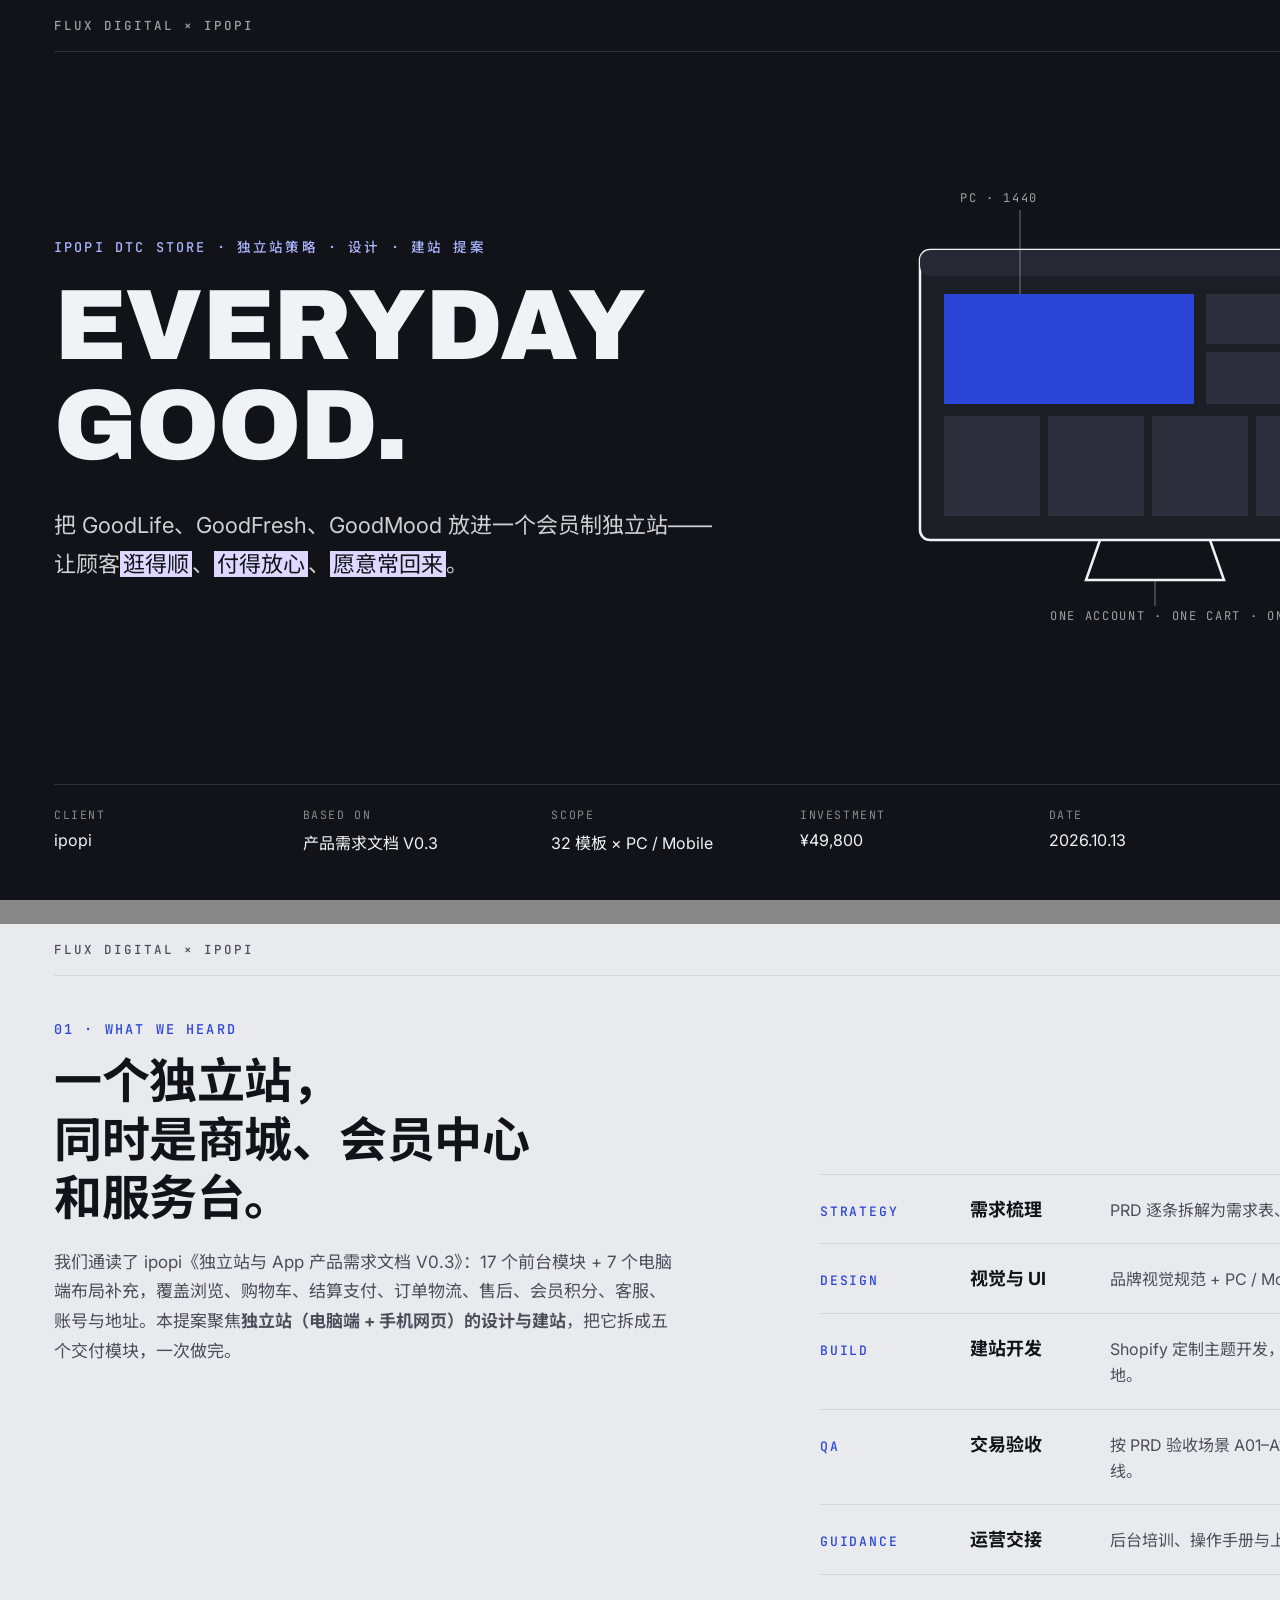
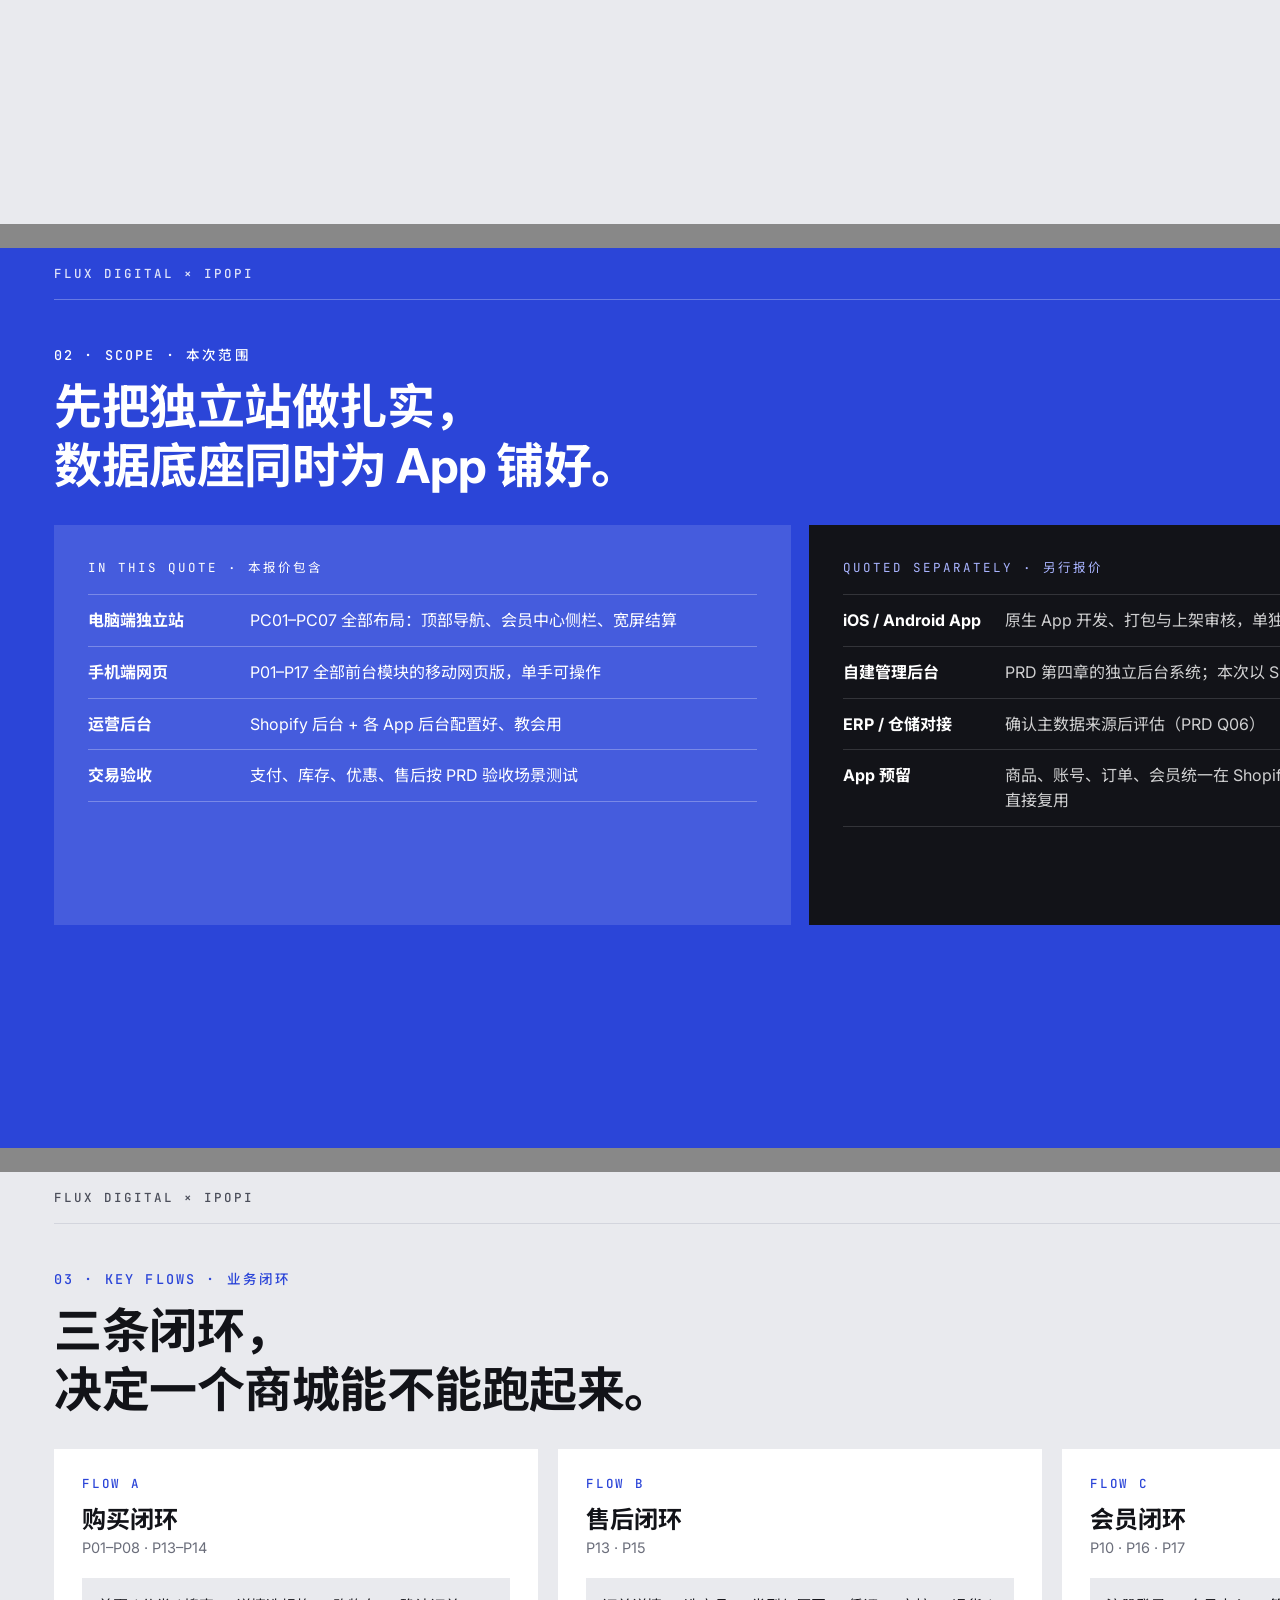
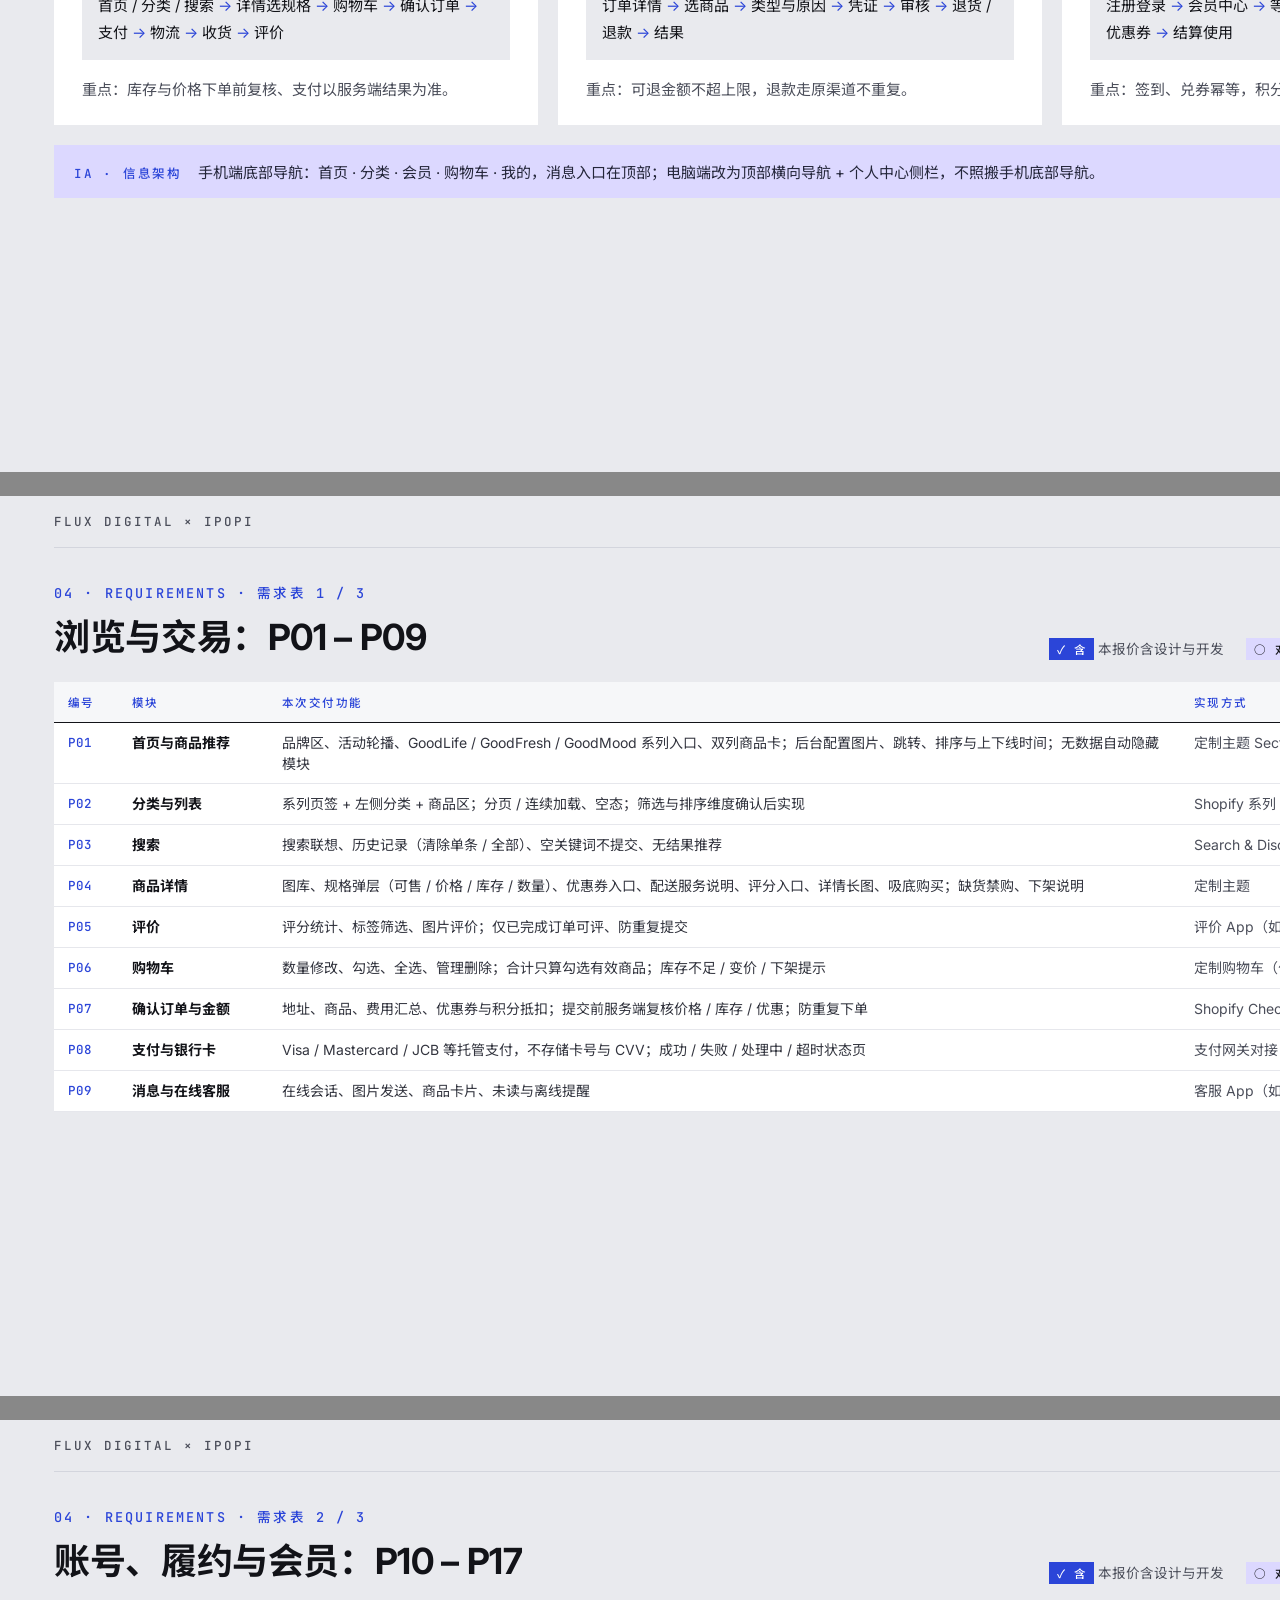
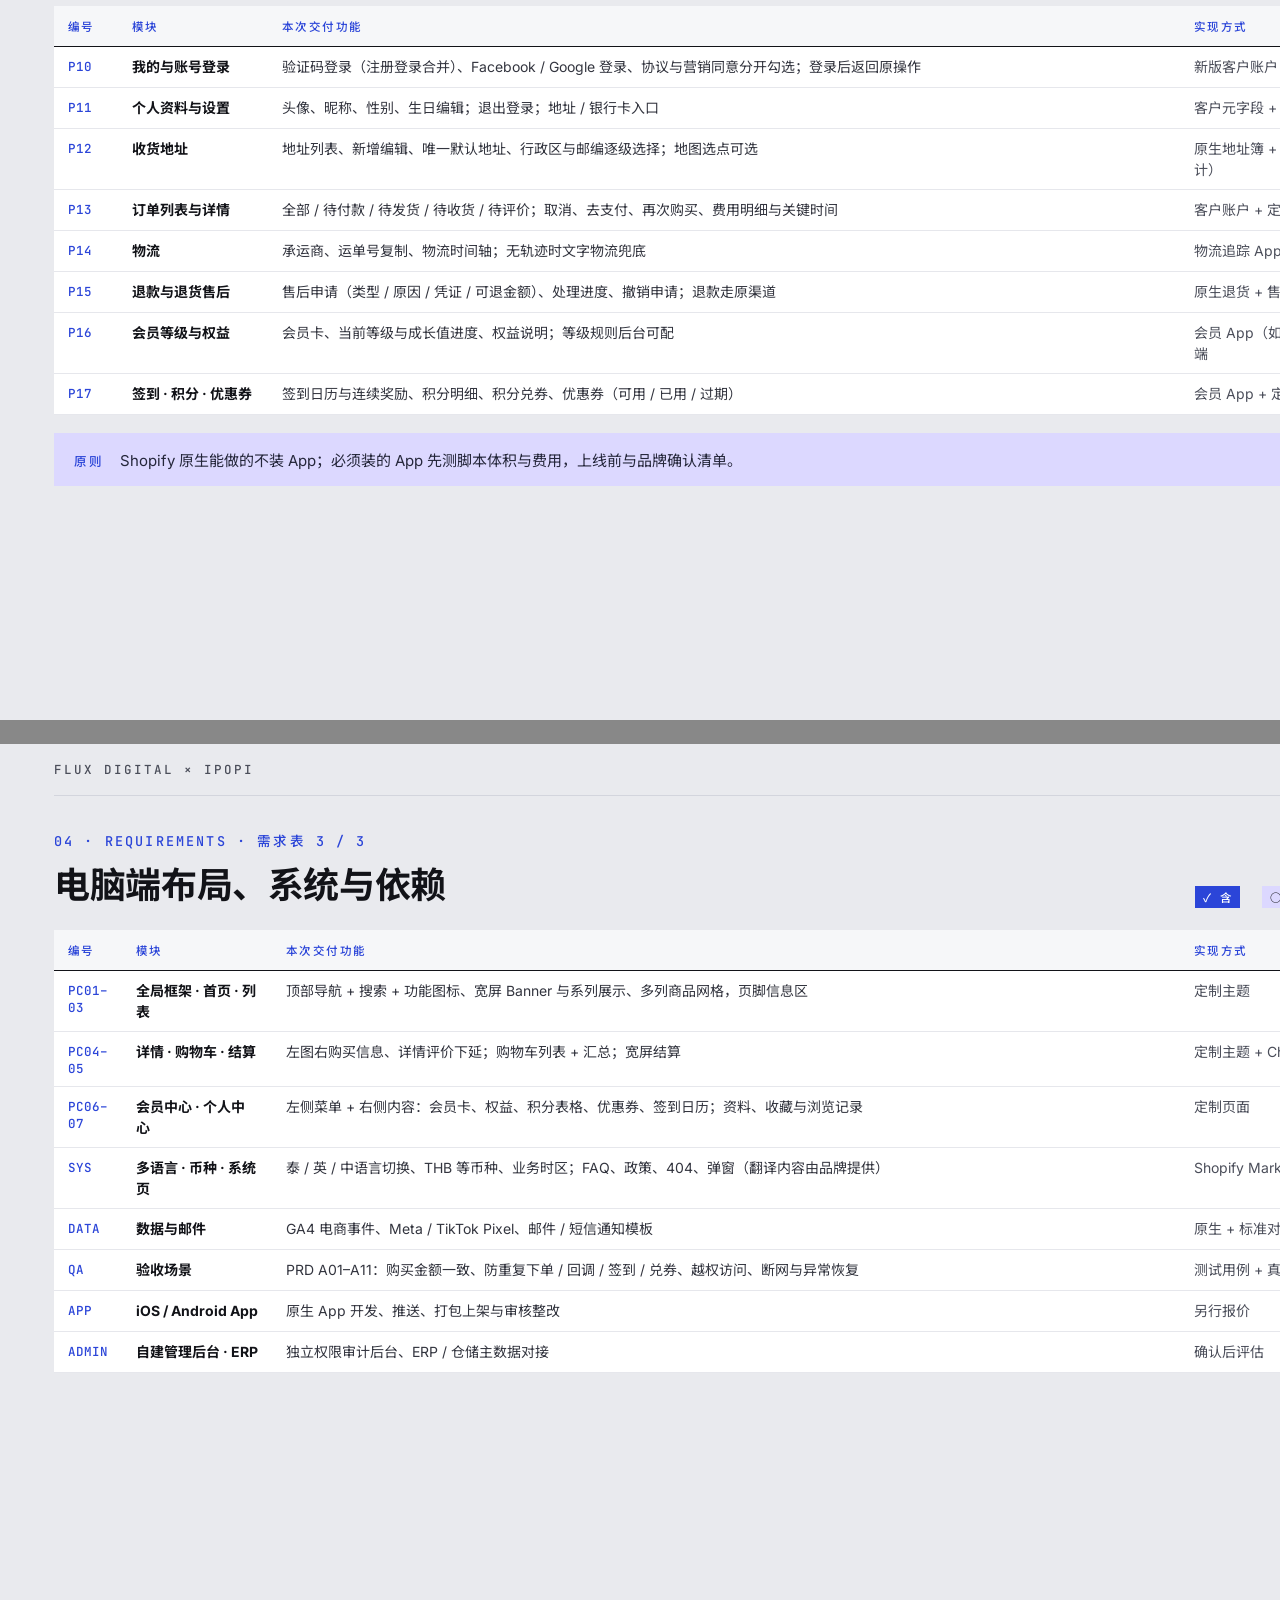
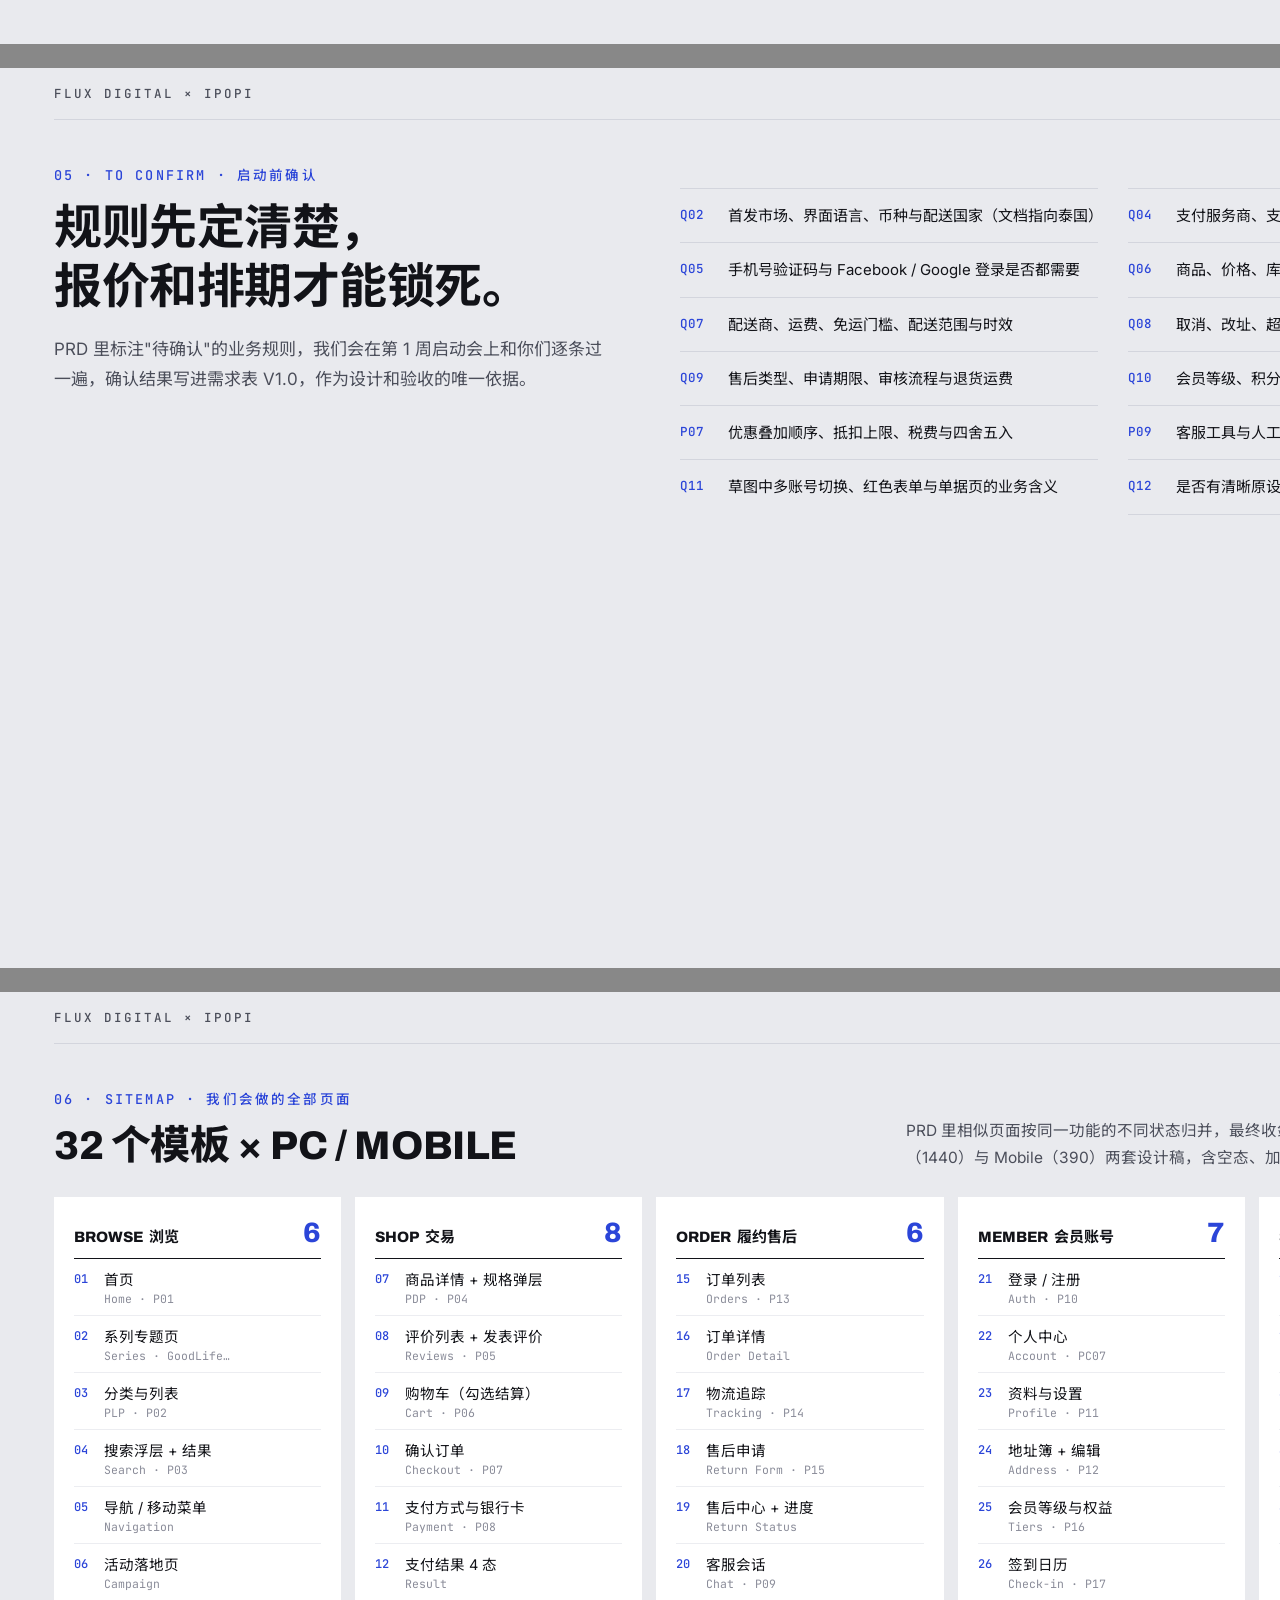
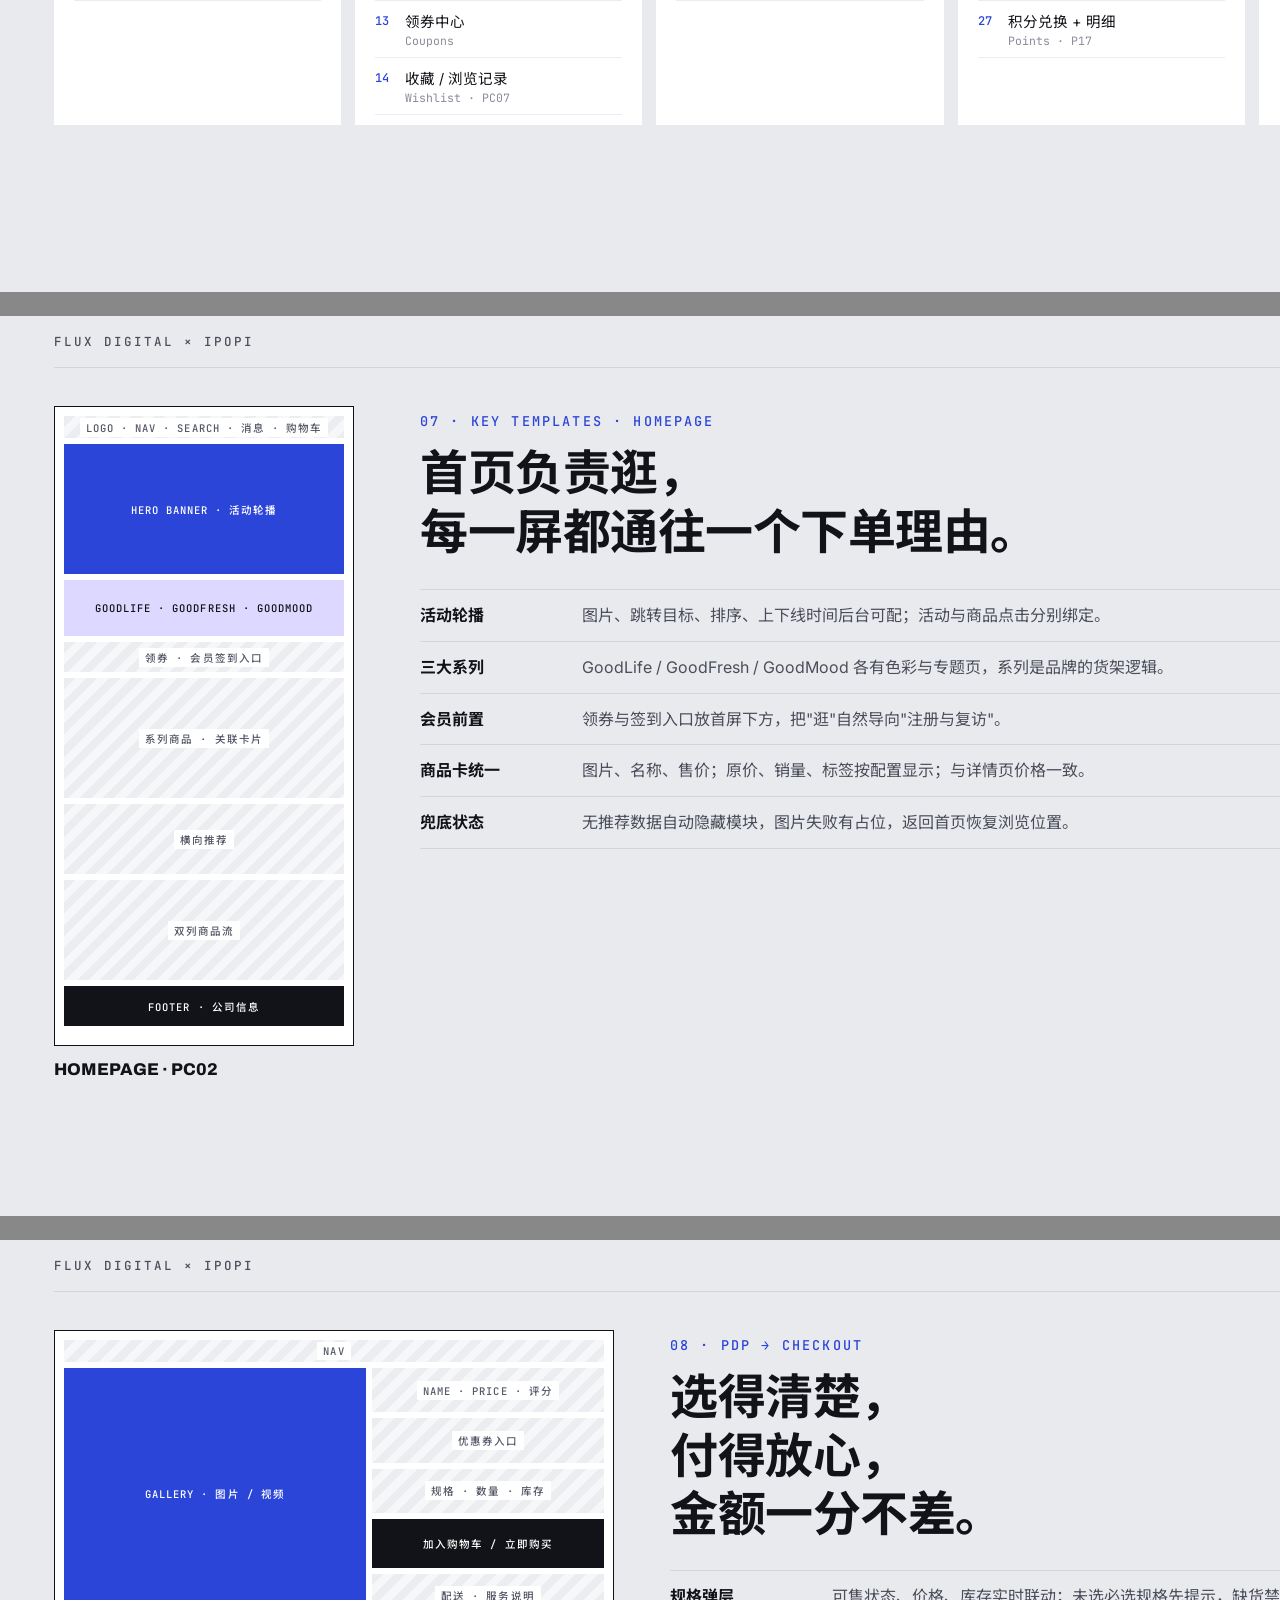
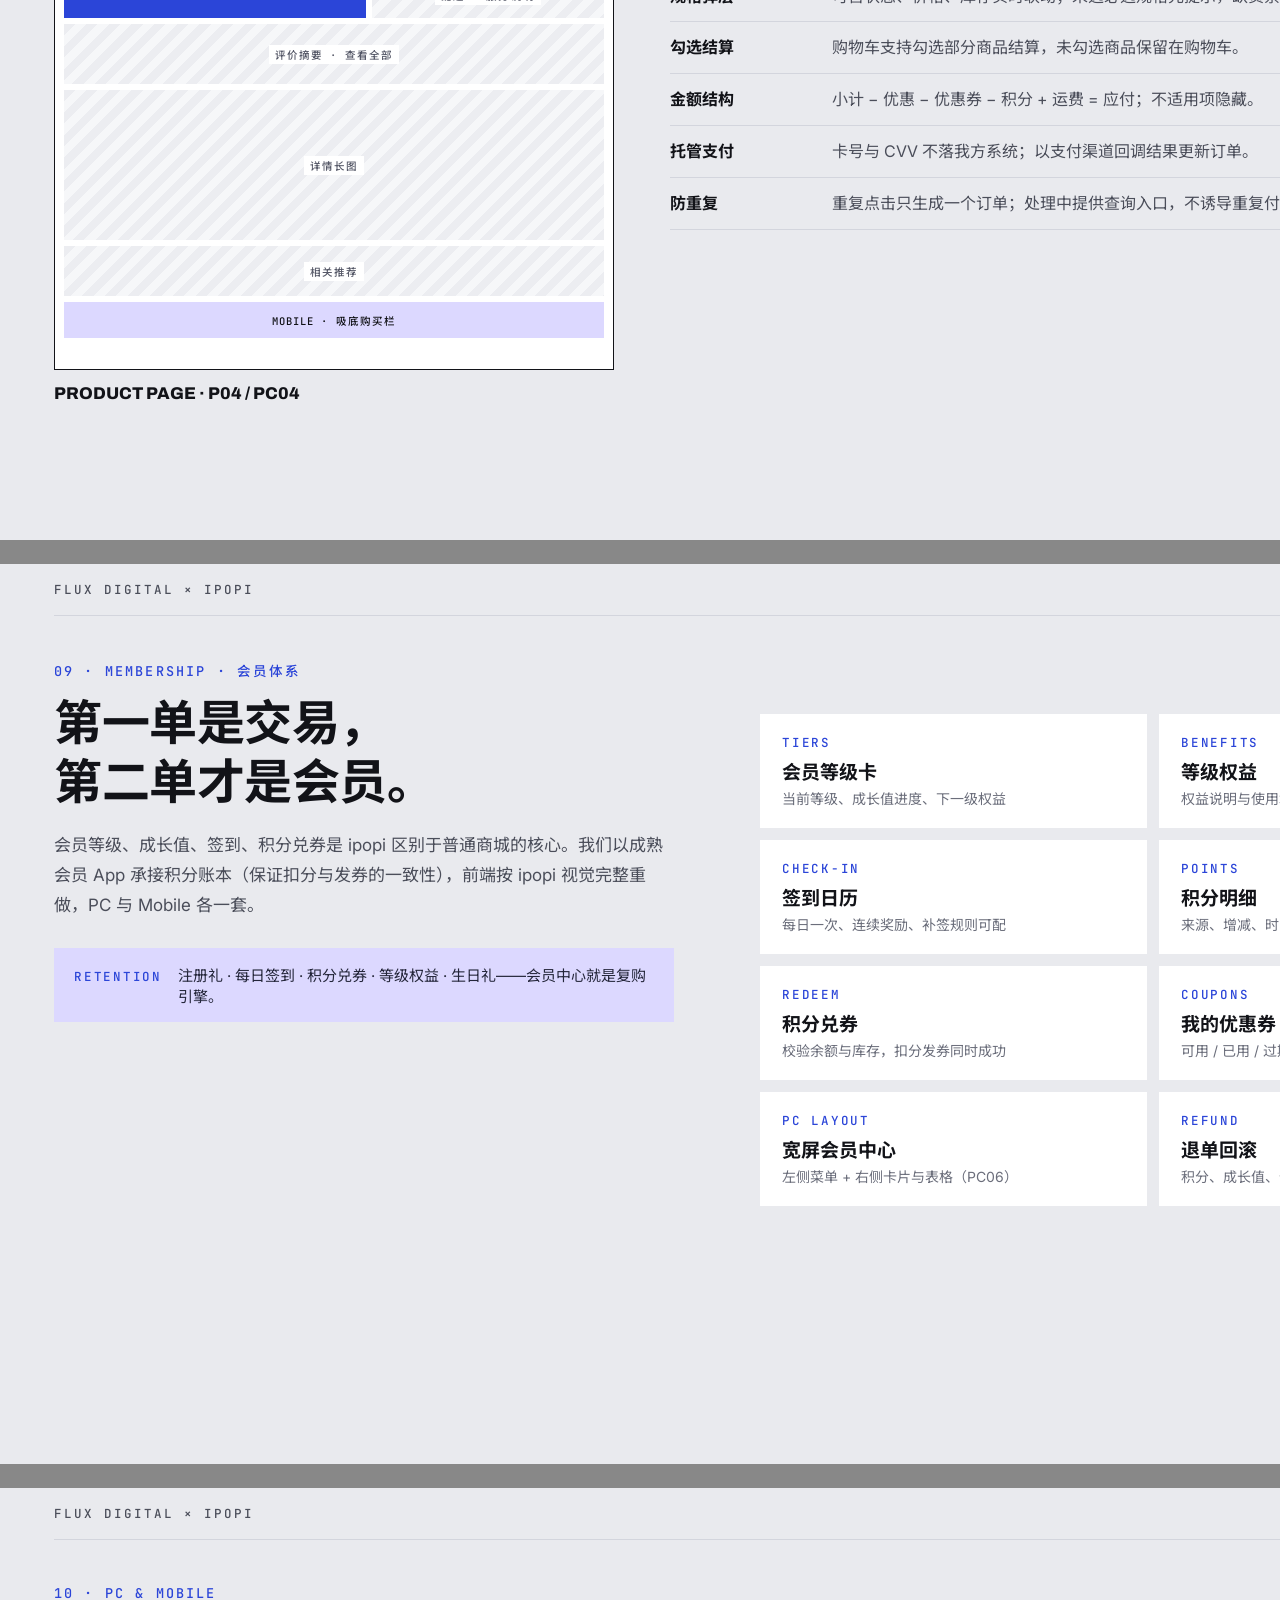
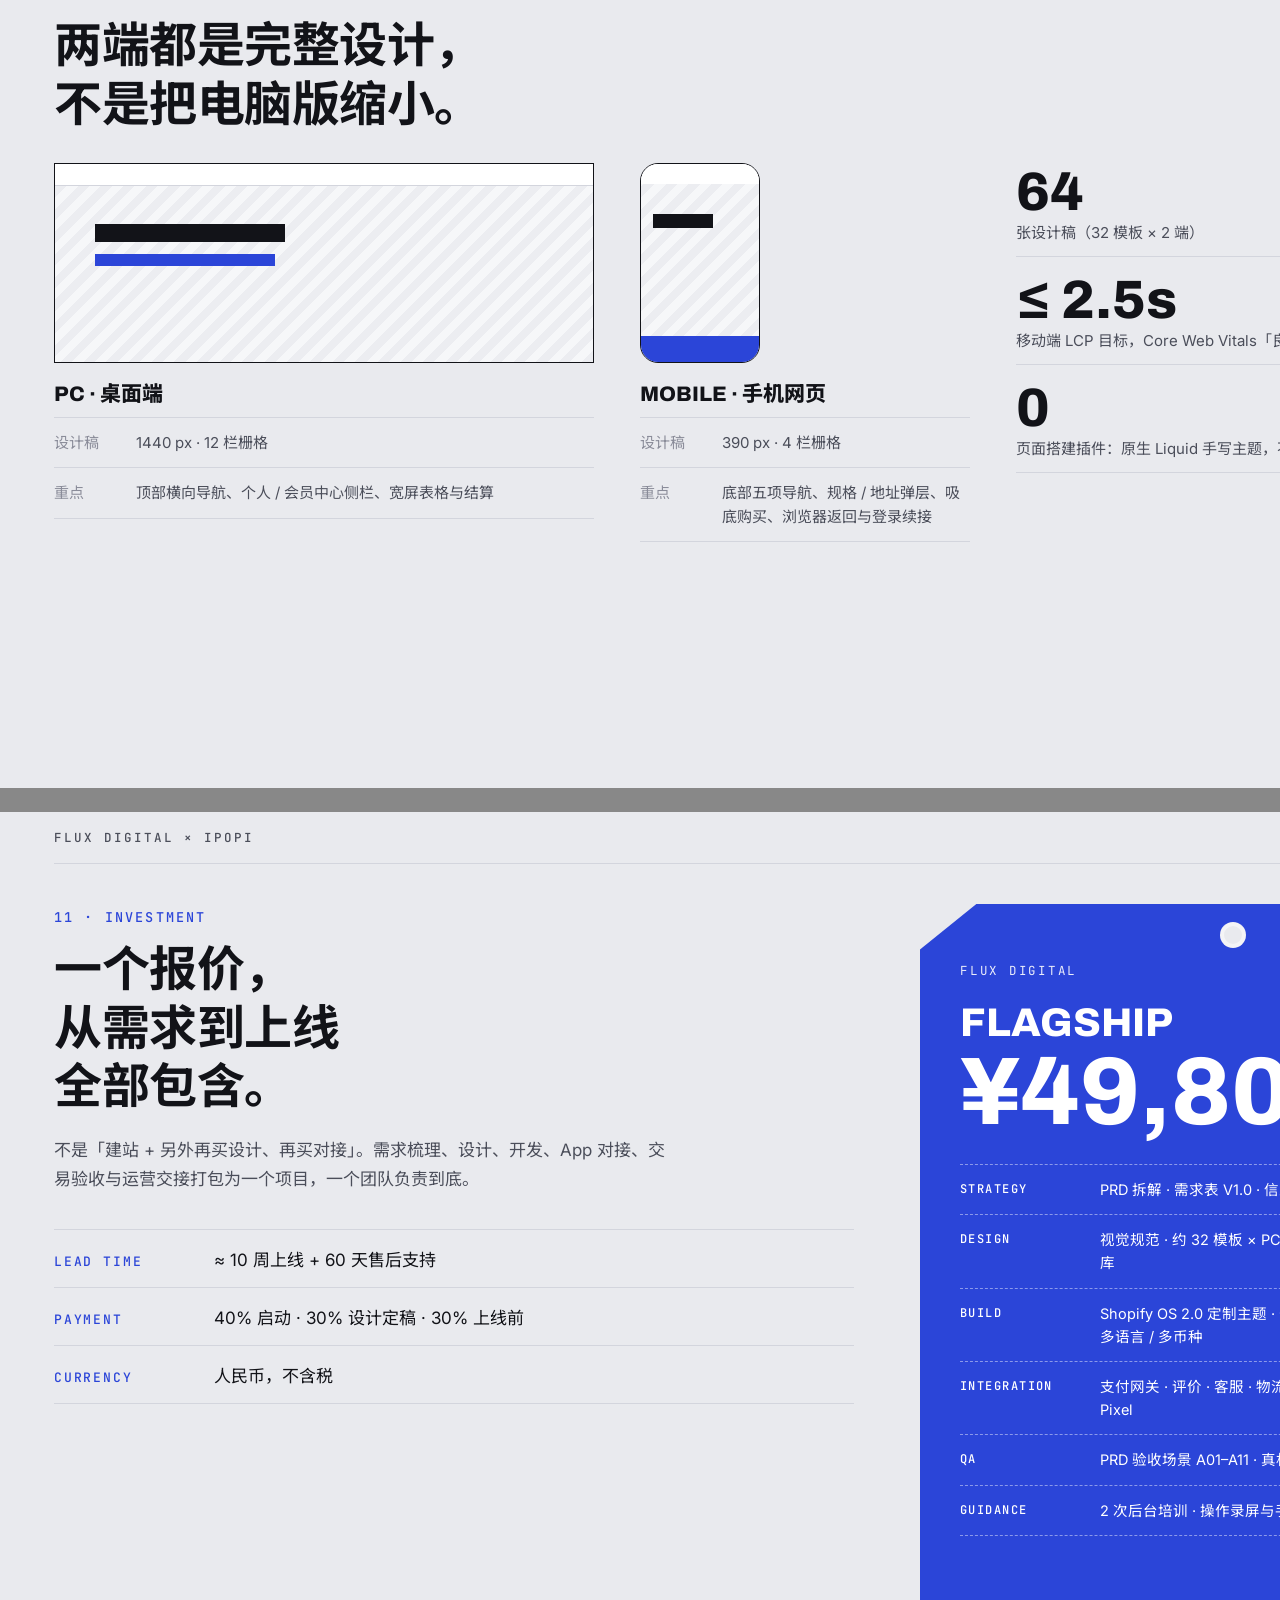
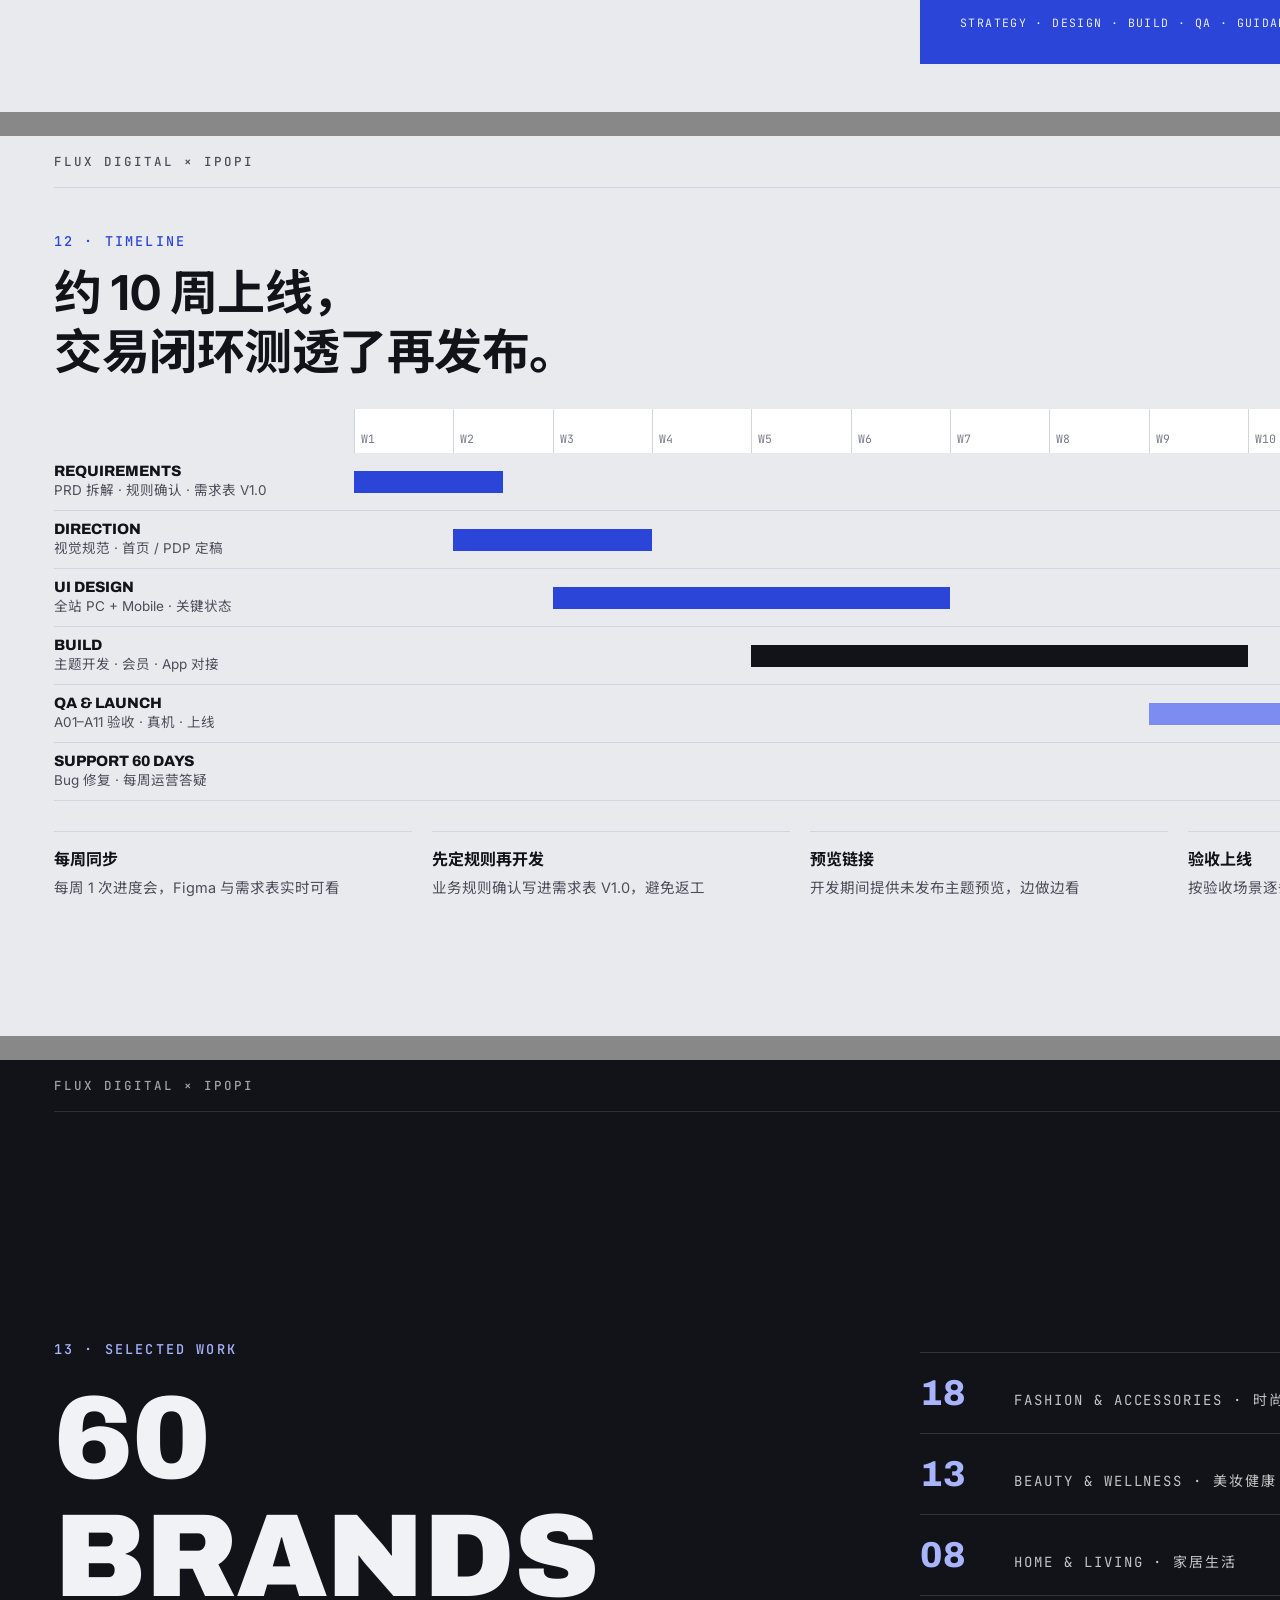
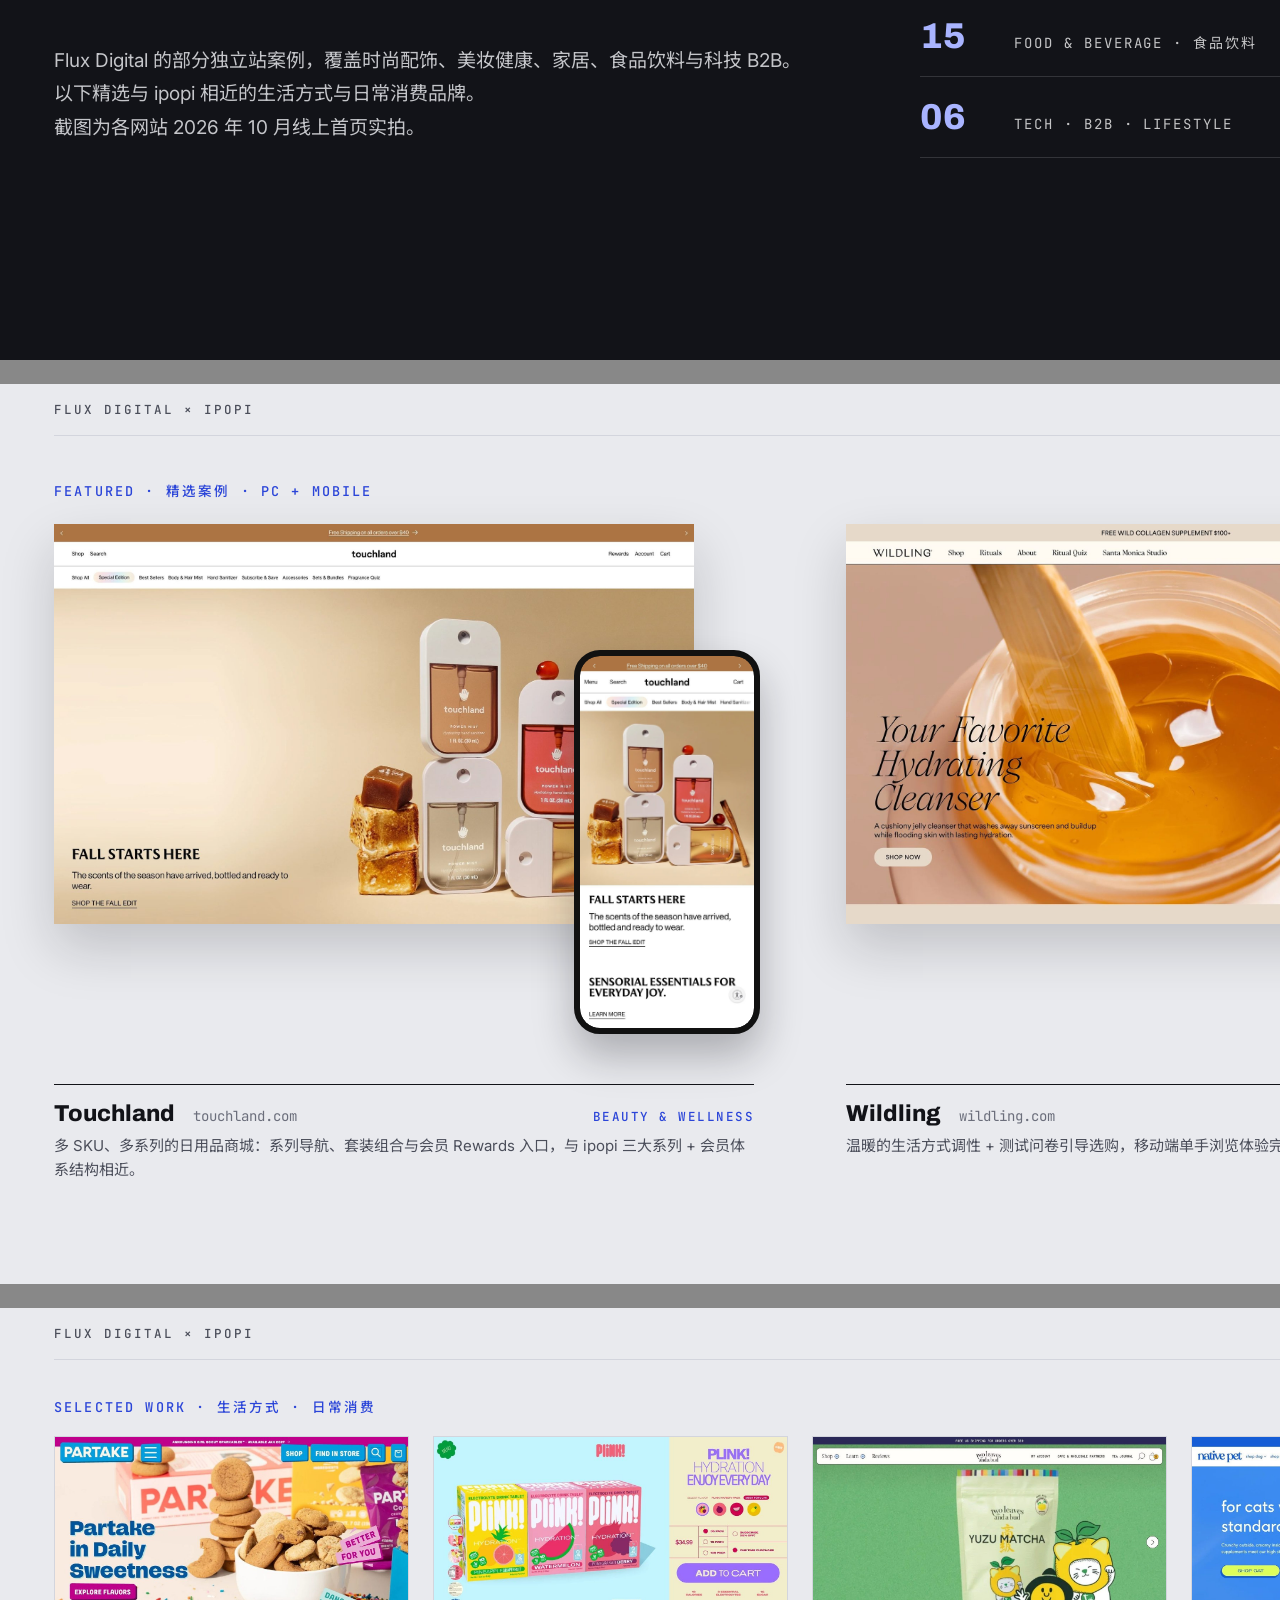
<file: ipopi-proposal/index.html>
<!doctype html>
<html lang="zh-CN">
<head>
<meta charset="utf-8">
<title>ipopi × Flux Digital · 独立站提案</title>
<link rel="preconnect" href="https://fonts.googleapis.com">
<link href="https://fonts.googleapis.com/css2?family=Archivo:wdth,wght@125,700;125,800;125,900&family=Inter:wght@400;500;600;700&family=JetBrains+Mono:wght@400;500&family=Noto+Sans+SC:wght@400;500;700;900&display=block" rel="stylesheet">
<style>
:root{
  --ink:#121318; --dark:#121318; --cobalt:#2B45D8; --lav:#DCD8FF; --mist:#DFE2F7;
  --bg:#E9EAEE; --card:#FFFFFF; --line:#D3D5DD; --muted:#6B6E7B; --green:#1F8A5B;
  --sans:"Inter","Noto Sans SC",sans-serif; --wide:"Archivo","Noto Sans SC",sans-serif; --mono:"JetBrains Mono","Noto Sans SC",monospace;
}
*{box-sizing:border-box;margin:0;padding:0}
html,body{background:#888}
body{font-family:var(--sans);color:var(--ink);-webkit-font-smoothing:antialiased}
.slide{width:1600px;height:900px;position:relative;overflow:hidden;background:var(--bg);margin:0 auto 24px;page-break-after:always;break-after:page;padding:0 54px}
@media print{html,body{background:none}.slide{margin:0}}
.top{height:52px;border-bottom:1px solid var(--line);display:flex;justify-content:space-between;align-items:center;font:500 12.5px var(--mono);letter-spacing:.16em;color:#4b4e5a}
.dark{background:var(--dark);color:#F1F2F6}
.dark .top{border-color:rgba(255,255,255,.12);color:rgba(255,255,255,.6)}
.blue{background:var(--cobalt);color:#fff}
.blue .top{border-color:rgba(255,255,255,.28);color:rgba(255,255,255,.85)}
.kicker{font:500 13.5px var(--mono);letter-spacing:.16em;color:var(--cobalt);text-transform:uppercase}
.dark .kicker{color:#A9B4FF} .blue .kicker{color:#fff}
h1.big{font:900 76px/1.0 var(--wide);letter-spacing:-.01em;text-transform:uppercase}
h2{font:700 48px/1.22 var(--sans);letter-spacing:-.01em;margin-top:14px}
.lead{font-size:17px;line-height:1.75;color:#4b4e5a;margin-top:20px;max-width:620px}
.dark .lead{color:rgba(241,242,246,.72)}
.wide{font-family:var(--wide);font-weight:800}
.mono{font-family:var(--mono)}
mark{background:var(--lav);color:var(--ink);padding:0 3px}
.row{display:flex}
.abs{position:absolute}
.rows .r{display:grid;grid-template-columns:140px 130px 1fr;gap:10px;padding:20px 0;border-top:1px solid var(--line);align-items:baseline}
.rows .r:last-child{border-bottom:1px solid var(--line)}
.rows .k{font:500 13px var(--mono);letter-spacing:.14em;color:var(--cobalt)}
.rows .t{font-weight:700;font-size:18px}
.rows .d{font-size:16px;color:#4b4e5a;line-height:1.65}
.card{background:var(--card);padding:26px 28px}
.lbl{font:500 12.5px var(--mono);letter-spacing:.14em;color:var(--cobalt);text-transform:uppercase}
.card h4{font-size:24px;font-weight:700;margin:8px 0 4px}
.card .sub{font-size:14.5px;color:var(--muted)}
.wf{border:1.5px solid var(--ink);background:#fff;padding:9px;display:flex;flex-direction:column;gap:6px}
.wf div{background:repeating-linear-gradient(135deg,#ECEDF1 0 8px,#F6F7F9 8px 16px);display:flex;align-items:center;justify-content:center;font:500 10.5px var(--mono);letter-spacing:.1em;color:#555867;text-align:center}
.wf div span{background:#fff;padding:2px 6px}
.wf .hl{background:var(--cobalt);color:#fff}
.wf .hl2{background:var(--ink);color:#fff}
.wf .hl3{background:var(--lav);color:var(--ink)}
.wfname{font:800 17px var(--wide);margin-top:14px;text-transform:uppercase}
.pts .p{display:grid;grid-template-columns:150px 1fr;gap:12px;padding:13px 0;border-top:1px solid var(--line);font-size:16px;line-height:1.55}
.pts .p:last-child{border-bottom:1px solid var(--line)}
.pts .p b{font-weight:700}
.pts .p span{color:#4b4e5a}
.note{background:var(--lav);padding:16px 20px;font-size:15px;color:#24263a;display:flex;gap:16px;align-items:baseline}
.note .lbl{white-space:nowrap}
/* requirement table */
.rq{width:100%;border-collapse:collapse;margin-top:22px;background:#fff}
.rq th{font:500 11.5px var(--mono);letter-spacing:.12em;color:var(--cobalt);text-align:left;padding:12px 14px;border-bottom:1.5px solid var(--ink);background:#F6F7F9}
.rq td{font-size:14px;line-height:1.5;padding:9px 14px;border-bottom:1px solid #E6E7EC;vertical-align:top;color:#33353f}
.rq td:first-child{font:500 12.5px var(--mono);color:var(--cobalt);width:64px;padding-top:11px}
.rq td.m{font-weight:700;color:var(--ink);width:150px}
.rq td.w{width:270px;color:#4b4e5a}
.rq td.s{width:96px;white-space:nowrap}
.tg{display:inline-block;font:500 11.5px var(--mono);letter-spacing:.06em;padding:3px 8px}
.t-in{background:var(--cobalt);color:#fff}
.t-app{background:var(--lav);color:var(--ink)}
.t-no{background:#E6E7EC;color:#6b6e7b}
.legend{display:flex;gap:22px;align-items:center;font-size:13.5px;color:#4b4e5a}
/* cases */
.case{position:absolute;width:700px}
.case .pc{width:640px;height:400px;object-fit:cover;object-position:top;display:block;box-shadow:0 24px 50px rgba(18,19,24,.18)}
.case .ph{position:absolute;left:520px;top:126px;width:186px;height:384px;border:6px solid #111;border-radius:26px;overflow:hidden;background:#111;box-shadow:0 22px 40px rgba(18,19,24,.28)}
.case .ph img{width:100%;height:100%;object-fit:cover;object-position:top;border-radius:20px;display:block}
.case .cap{position:absolute;top:560px;left:0;width:700px;border-top:1.5px solid var(--ink);padding-top:16px;display:flex;align-items:baseline;gap:18px}
.case .cap b{font:800 23px var(--wide)}
.case .cap i{font:400 14px var(--mono);font-style:normal;color:#6b6e7b}
.case .cap em{margin-left:auto;font:500 12.5px var(--mono);font-style:normal;letter-spacing:.12em;color:var(--cobalt)}
.case .why{position:absolute;top:610px;left:0;width:700px;font-size:15px;color:#4b4e5a;line-height:1.6}
.grid12{display:grid;grid-template-columns:repeat(4,1fr);gap:22px 24px}
.grid12 .g img{width:100%;height:206px;object-fit:cover;object-position:top;display:block;border:1px solid var(--line)}
.grid12 .g .c{display:flex;justify-content:space-between;align-items:baseline;margin-top:9px}
.grid12 .g b{font-size:16.5px;font-weight:600}
.grid12 .g i{font:400 12.5px var(--mono);font-style:normal;color:#77798a}
</style>
</head>
<body>

<!-- 01 COVER -->
<section class="slide dark">
  <div class="top"><span>FLUX DIGITAL × IPOPI</span><span>01 / 19</span></div>
  <div class="abs" style="left:54px;top:236px;width:800px">
    <div class="kicker">IPOPI DTC STORE · 独立站策略 · 设计 · 建站 提案</div>
    <h1 class="big" style="font-size:100px;margin-top:20px">EVERYDAY<br>GOOD.</h1>
    <p style="font-size:22px;line-height:1.75;margin-top:30px;color:rgba(241,242,246,.85)">把 GoodLife、GoodFresh、GoodMood 放进一个会员制独立站——<br>让顾客<mark>逛得顺</mark>、<mark>付得放心</mark>、<mark>愿意常回来</mark>。</p>
  </div>
  <!-- devices -->
  <div class="abs" style="left:900px;top:190px;width:650px;height:420px">
    <svg width="650" height="420" viewBox="0 0 650 420" fill="none">
      <rect x="20" y="60" width="470" height="290" rx="10" stroke="#F1F2F6" stroke-width="2.5" fill="#1C1E26"/>
      <rect x="20" y="60" width="470" height="26" rx="10" fill="#262934"/>
      <rect x="44" y="104" width="250" height="110" fill="#2B45D8"/>
      <rect x="306" y="104" width="160" height="50" fill="#2D303C"/><rect x="306" y="162" width="160" height="52" fill="#2D303C"/>
      <rect x="44" y="226" width="96" height="100" fill="#2D303C"/><rect x="148" y="226" width="96" height="100" fill="#2D303C"/><rect x="252" y="226" width="96" height="100" fill="#2D303C"/><rect x="356" y="226" width="110" height="100" fill="#2D303C"/>
      <path d="M200 350l-14 40h138l-14-40" stroke="#F1F2F6" stroke-width="2.5"/>
      <rect x="440" y="150" width="150" height="250" rx="22" stroke="#F1F2F6" stroke-width="2.5" fill="#1C1E26"/>
      <rect x="456" y="178" width="118" height="70" fill="#2B45D8"/>
      <rect x="456" y="256" width="56" height="64" fill="#2D303C"/><rect x="518" y="256" width="56" height="64" fill="#2D303C"/>
      <rect x="456" y="362" width="118" height="22" fill="#DCD8FF"/>
      <g stroke="rgba(255,255,255,.4)"><path d="M120 104V20"/><path d="M515 150V20"/><path d="M255 390v26"/></g>
    </svg>
    <div class="abs mono" style="left:60px;top:0;font-size:12px;letter-spacing:.14em;color:rgba(255,255,255,.6)">PC · 1440</div>
    <div class="abs mono" style="left:440px;top:0;font-size:12px;letter-spacing:.14em;color:rgba(255,255,255,.6)">MOBILE WEB · 390</div>
    <div class="abs mono" style="left:150px;top:418px;font-size:12px;letter-spacing:.14em;color:rgba(255,255,255,.6)">ONE ACCOUNT · ONE CART · ONE MEMBERSHIP</div>
  </div>
  <div class="abs" style="left:54px;right:54px;bottom:46px;border-top:1px solid rgba(255,255,255,.12);padding-top:22px;display:grid;grid-template-columns:repeat(6,1fr)">
    <div><div class="mono" style="font-size:11.5px;letter-spacing:.14em;color:rgba(255,255,255,.5)">CLIENT</div><div style="margin-top:8px;font-size:16px">ipopi</div></div>
    <div><div class="mono" style="font-size:11.5px;letter-spacing:.14em;color:rgba(255,255,255,.5)">BASED ON</div><div style="margin-top:8px;font-size:16px">产品需求文档 V0.3</div></div>
    <div><div class="mono" style="font-size:11.5px;letter-spacing:.14em;color:rgba(255,255,255,.5)">SCOPE</div><div style="margin-top:8px;font-size:16px">32 模板 × PC / Mobile</div></div>
    <div><div class="mono" style="font-size:11.5px;letter-spacing:.14em;color:rgba(255,255,255,.5)">INVESTMENT</div><div style="margin-top:8px;font-size:16px">¥49,800</div></div>
    <div><div class="mono" style="font-size:11.5px;letter-spacing:.14em;color:rgba(255,255,255,.5)">DATE</div><div style="margin-top:8px;font-size:16px">2026.10.13</div></div>
    <div><div class="mono" style="font-size:11.5px;letter-spacing:.14em;color:rgba(255,255,255,.5)">PREPARED BY</div><div style="margin-top:8px;font-size:16px">Flux Digital</div></div>
  </div>
</section>

<!-- 02 WHAT WE HEARD -->
<section class="slide">
  <div class="top"><span>FLUX DIGITAL × IPOPI</span><span>02 / 19</span></div>
  <div class="abs" style="left:54px;top:96px;width:660px">
    <div class="kicker">01 · WHAT WE HEARD</div>
    <h2>一个独立站，<br>同时是商城、会员中心<br>和服务台。</h2>
    <p class="lead">我们通读了 ipopi《独立站与 App 产品需求文档 V0.3》：17 个前台模块 + 7 个电脑端布局补充，覆盖浏览、购物车、结算支付、订单物流、售后、会员积分、客服、账号与地址。本提案聚焦<b>独立站（电脑端 + 手机网页）的设计与建站</b>，把它拆成五个交付模块，一次做完。</p>
  </div>
  <div class="abs rows" style="left:820px;top:250px;width:726px">
    <div class="r"><span class="k">STRATEGY</span><span class="t">需求梳理</span><span class="d">PRD 逐条拆解为需求表、信息架构、业务流程与待确认清单。</span></div>
    <div class="r"><span class="k">DESIGN</span><span class="t">视觉与 UI</span><span class="d">品牌视觉规范 + PC / Mobile 全站约 32 个模板设计稿。</span></div>
    <div class="r"><span class="k">BUILD</span><span class="t">建站开发</span><span class="d">Shopify 定制主题开发，会员、积分、签到、客服等对接落地。</span></div>
    <div class="r"><span class="k">QA</span><span class="t">交易验收</span><span class="d">按 PRD 验收场景 A01–A11 逐项测试，金额与状态零误差上线。</span></div>
    <div class="r"><span class="k">GUIDANCE</span><span class="t">运营交接</span><span class="d">后台培训、操作手册与上线后 60 天售后支持。</span></div>
  </div>
</section>

<!-- 03 SCOPE -->
<section class="slide blue">
  <div class="top"><span>FLUX DIGITAL × IPOPI</span><span>03 / 19</span></div>
  <div style="margin-top:44px">
    <div class="kicker">02 · SCOPE · 本次范围</div>
    <h2 style="color:#fff">先把独立站做扎实，<br>数据底座同时为 App 铺好。</h2>
  </div>
  <div class="row" style="gap:18px;margin-top:30px">
    <div style="flex:1;background:rgba(255,255,255,.12);padding:32px 34px;height:400px">
      <div class="mono" style="font-size:12.5px;letter-spacing:.16em">IN THIS QUOTE · 本报价包含</div>
      <div class="pts" style="margin-top:18px">
        <div class="p" style="border-color:rgba(255,255,255,.28)"><b>电脑端独立站</b><span style="color:#fff">PC01–PC07 全部布局：顶部导航、会员中心侧栏、宽屏结算</span></div>
        <div class="p" style="border-color:rgba(255,255,255,.28)"><b>手机端网页</b><span style="color:#fff">P01–P17 全部前台模块的移动网页版，单手可操作</span></div>
        <div class="p" style="border-color:rgba(255,255,255,.28)"><b>运营后台</b><span style="color:#fff">Shopify 后台 + 各 App 后台配置好、教会用</span></div>
        <div class="p" style="border-color:rgba(255,255,255,.28)"><b>交易验收</b><span style="color:#fff">支付、库存、优惠、售后按 PRD 验收场景测试</span></div>
      </div>
    </div>
    <div style="flex:1;background:var(--dark);padding:32px 34px;height:400px">
      <div class="mono" style="font-size:12.5px;letter-spacing:.16em;color:#A9B4FF">QUOTED SEPARATELY · 另行报价</div>
      <div class="pts" style="margin-top:18px">
        <div class="p" style="border-color:rgba(255,255,255,.14)"><b>iOS / Android App</b><span style="color:rgba(255,255,255,.8)">原生 App 开发、打包与上架审核，单独评估报价</span></div>
        <div class="p" style="border-color:rgba(255,255,255,.14)"><b>自建管理后台</b><span style="color:rgba(255,255,255,.8)">PRD 第四章的独立后台系统；本次以 Shopify 后台承接</span></div>
        <div class="p" style="border-color:rgba(255,255,255,.14)"><b>ERP / 仓储对接</b><span style="color:rgba(255,255,255,.8)">确认主数据来源后评估（PRD Q06）</span></div>
        <div class="p" style="border-color:rgba(255,255,255,.14)"><b>App 预留</b><span style="color:rgba(255,255,255,.8)">商品、账号、订单、会员统一在 Shopify，日后 App 经 Storefront API 直接复用</span></div>
      </div>
    </div>
  </div>
</section>

<!-- 04 FLOWS -->
<section class="slide">
  <div class="top"><span>FLUX DIGITAL × IPOPI</span><span>04 / 19</span></div>
  <div style="margin-top:44px">
    <div class="kicker">03 · KEY FLOWS · 业务闭环</div>
    <h2>三条闭环，<br>决定一个商城能不能跑起来。</h2>
  </div>
  <div class="row" style="gap:20px;margin-top:30px">
    <div class="card" style="flex:1">
      <div class="lbl">FLOW A</div><h4>购买闭环</h4><div class="sub">P01–P08 · P13–P14</div>
      <div style="background:var(--bg);padding:14px 16px;margin:22px 0 18px;font-size:15px;line-height:1.8">首页 / 分类 / 搜索 <span style="color:var(--cobalt)">→</span> 详情选规格 <span style="color:var(--cobalt)">→</span> 购物车 <span style="color:var(--cobalt)">→</span> 确认订单 <span style="color:var(--cobalt)">→</span> 支付 <span style="color:var(--cobalt)">→</span> 物流 <span style="color:var(--cobalt)">→</span> 收货 <span style="color:var(--cobalt)">→</span> 评价</div>
      <div style="font-size:15px;color:#4b4e5a">重点：库存与价格下单前复核、支付以服务端结果为准。</div>
    </div>
    <div class="card" style="flex:1">
      <div class="lbl">FLOW B</div><h4>售后闭环</h4><div class="sub">P13 · P15</div>
      <div style="background:var(--bg);padding:14px 16px;margin:22px 0 18px;font-size:15px;line-height:1.8">订单详情 <span style="color:var(--cobalt)">→</span> 选商品 <span style="color:var(--cobalt)">→</span> 类型与原因 <span style="color:var(--cobalt)">→</span> 凭证 <span style="color:var(--cobalt)">→</span> 审核 <span style="color:var(--cobalt)">→</span> 退货 / 退款 <span style="color:var(--cobalt)">→</span> 结果</div>
      <div style="font-size:15px;color:#4b4e5a">重点：可退金额不超上限，退款走原渠道不重复。</div>
    </div>
    <div class="card" style="flex:1">
      <div class="lbl">FLOW C</div><h4>会员闭环</h4><div class="sub">P10 · P16 · P17</div>
      <div style="background:var(--bg);padding:14px 16px;margin:22px 0 18px;font-size:15px;line-height:1.8">注册登录 <span style="color:var(--cobalt)">→</span> 会员中心 <span style="color:var(--cobalt)">→</span> 等级与权益 <span style="color:var(--cobalt)">→</span> 签到 / 积分 <span style="color:var(--cobalt)">→</span> 兑换优惠券 <span style="color:var(--cobalt)">→</span> 结算使用</div>
      <div style="font-size:15px;color:#4b4e5a">重点：签到、兑券幂等，积分扣减与发券同时成功。</div>
    </div>
  </div>
  <div class="note" style="margin-top:20px"><span class="lbl">IA · 信息架构</span><span>手机端底部导航：首页 · 分类 · 会员 · 购物车 · 我的，消息入口在顶部；电脑端改为顶部横向导航 + 个人中心侧栏，不照搬手机底部导航。</span></div>
</section>

<!-- 05 REQ TABLE 1 -->
<section class="slide">
  <div class="top"><span>FLUX DIGITAL × IPOPI</span><span>05 / 19</span></div>
  <div class="row" style="margin-top:34px;justify-content:space-between;align-items:flex-end">
    <div><div class="kicker">04 · REQUIREMENTS · 需求表 1 / 3</div><h2 style="font-size:36px">浏览与交易：P01 – P09</h2></div>
    <div class="legend"><span><span class="tg t-in">✓ 含</span> 本报价含设计与开发</span><span><span class="tg t-app">○ 对接</span> 含对接，App 订阅费另计</span><span><span class="tg t-no">— 不含</span></span></div>
  </div>
  <table class="rq">
    <tr><th>编号</th><th>模块</th><th>本次交付功能</th><th>实现方式</th><th>范围</th></tr>
    <tr><td>P01</td><td class="m">首页与商品推荐</td><td>品牌区、活动轮播、GoodLife / GoodFresh / GoodMood 系列入口、双列商品卡；后台配置图片、跳转、排序与上下线时间；无数据自动隐藏模块</td><td class="w">定制主题 Section</td><td class="s"><span class="tg t-in">✓ 含</span></td></tr>
    <tr><td>P02</td><td class="m">分类与列表</td><td>系列页签 + 左侧分类 + 商品区；分页 / 连续加载、空态；筛选与排序维度确认后实现</td><td class="w">Shopify 系列 + 定制</td><td class="s"><span class="tg t-in">✓ 含</span></td></tr>
    <tr><td>P03</td><td class="m">搜索</td><td>搜索联想、历史记录（清除单条 / 全部）、空关键词不提交、无结果推荐</td><td class="w">Search &amp; Discovery + 定制</td><td class="s"><span class="tg t-in">✓ 含</span></td></tr>
    <tr><td>P04</td><td class="m">商品详情</td><td>图库、规格弹层（可售 / 价格 / 库存 / 数量）、优惠券入口、配送服务说明、评分入口、详情长图、吸底购买；缺货禁购、下架说明</td><td class="w">定制主题</td><td class="s"><span class="tg t-in">✓ 含</span></td></tr>
    <tr><td>P05</td><td class="m">评价</td><td>评分统计、标签筛选、图片评价；仅已完成订单可评、防重复提交</td><td class="w">评价 App（如 Judge.me）+ 定制样式</td><td class="s"><span class="tg t-app">○ 对接</span></td></tr>
    <tr><td>P06</td><td class="m">购物车</td><td>数量修改、勾选、全选、管理删除；合计只算勾选有效商品；库存不足 / 变价 / 下架提示</td><td class="w">定制购物车（勾选结算）</td><td class="s"><span class="tg t-in">✓ 含</span></td></tr>
    <tr><td>P07</td><td class="m">确认订单与金额</td><td>地址、商品、费用汇总、优惠券与积分抵扣；提交前服务端复核价格 / 库存 / 优惠；防重复下单</td><td class="w">Shopify Checkout + 品牌化</td><td class="s"><span class="tg t-in">✓ 含</span></td></tr>
    <tr><td>P08</td><td class="m">支付与银行卡</td><td>Visa / Mastercard / JCB 等托管支付，不存储卡号与 CVV；成功 / 失败 / 处理中 / 超时状态页</td><td class="w">支付网关对接（渠道由品牌签约）</td><td class="s"><span class="tg t-in">✓ 含</span></td></tr>
    <tr><td>P09</td><td class="m">消息与在线客服</td><td>在线会话、图片发送、商品卡片、未读与离线提醒</td><td class="w">客服 App（如 Gorgias / LINE）</td><td class="s"><span class="tg t-app">○ 对接</span></td></tr>
  </table>
</section>

<!-- 06 REQ TABLE 2 -->
<section class="slide">
  <div class="top"><span>FLUX DIGITAL × IPOPI</span><span>06 / 19</span></div>
  <div class="row" style="margin-top:34px;justify-content:space-between;align-items:flex-end">
    <div><div class="kicker">04 · REQUIREMENTS · 需求表 2 / 3</div><h2 style="font-size:36px">账号、履约与会员：P10 – P17</h2></div>
    <div class="legend"><span><span class="tg t-in">✓ 含</span> 本报价含设计与开发</span><span><span class="tg t-app">○ 对接</span> 含对接，App 订阅费另计</span><span><span class="tg t-no">— 不含</span></span></div>
  </div>
  <table class="rq">
    <tr><th>编号</th><th>模块</th><th>本次交付功能</th><th>实现方式</th><th>范围</th></tr>
    <tr><td>P10</td><td class="m">我的与账号登录</td><td>验证码登录（注册登录合并）、Facebook / Google 登录、协议与营销同意分开勾选；登录后返回原操作</td><td class="w">新版客户账户 + 社交登录 App</td><td class="s"><span class="tg t-app">○ 对接</span></td></tr>
    <tr><td>P11</td><td class="m">个人资料与设置</td><td>头像、昵称、性别、生日编辑；退出登录；地址 / 银行卡入口</td><td class="w">客户元字段 + 定制</td><td class="s"><span class="tg t-in">✓ 含</span></td></tr>
    <tr><td>P12</td><td class="m">收货地址</td><td>地址列表、新增编辑、唯一默认地址、行政区与邮编逐级选择；地图选点可选</td><td class="w">原生地址簿 + 定制（地图 API 费用另计）</td><td class="s"><span class="tg t-in">✓ 含</span></td></tr>
    <tr><td>P13</td><td class="m">订单列表与详情</td><td>全部 / 待付款 / 待发货 / 待收货 / 待评价；取消、去支付、再次购买、费用明细与关键时间</td><td class="w">客户账户 + 定制扩展</td><td class="s"><span class="tg t-in">✓ 含</span></td></tr>
    <tr><td>P14</td><td class="m">物流</td><td>承运商、运单号复制、物流时间轴；无轨迹时文字物流兜底</td><td class="w">物流追踪 App（如 AfterShip）</td><td class="s"><span class="tg t-app">○ 对接</span></td></tr>
    <tr><td>P15</td><td class="m">退款与退货售后</td><td>售后申请（类型 / 原因 / 凭证 / 可退金额）、处理进度、撤销申请；退款走原渠道</td><td class="w">原生退货 + 售后 App</td><td class="s"><span class="tg t-app">○ 对接</span></td></tr>
    <tr><td>P16</td><td class="m">会员等级与权益</td><td>会员卡、当前等级与成长值进度、权益说明；等级规则后台可配</td><td class="w">会员 App（如 Rivo / Smile）+ 定制前端</td><td class="s"><span class="tg t-app">○ 对接</span></td></tr>
    <tr><td>P17</td><td class="m">签到 · 积分 · 优惠券</td><td>签到日历与连续奖励、积分明细、积分兑券、优惠券（可用 / 已用 / 过期）</td><td class="w">会员 App + 定制签到模块</td><td class="s"><span class="tg t-in">✓ 含</span></td></tr>
  </table>
  <div class="note" style="margin-top:18px"><span class="lbl">原则</span><span>Shopify 原生能做的不装 App；必须装的 App 先测脚本体积与费用，上线前与品牌确认清单。</span></div>
</section>

<!-- 07 REQ TABLE 3 -->
<section class="slide">
  <div class="top"><span>FLUX DIGITAL × IPOPI</span><span>07 / 19</span></div>
  <div class="row" style="margin-top:34px;justify-content:space-between;align-items:flex-end">
    <div><div class="kicker">04 · REQUIREMENTS · 需求表 3 / 3</div><h2 style="font-size:36px">电脑端布局、系统与依赖</h2></div>
    <div class="legend"><span><span class="tg t-in">✓ 含</span></span><span><span class="tg t-app">○ 对接</span></span><span><span class="tg t-no">— 不含</span> 另行报价 / 由品牌提供</span></div>
  </div>
  <table class="rq">
    <tr><th>编号</th><th>模块</th><th>本次交付功能</th><th>实现方式</th><th>范围</th></tr>
    <tr><td>PC01–03</td><td class="m">全局框架 · 首页 · 列表</td><td>顶部导航 + 搜索 + 功能图标、宽屏 Banner 与系列展示、多列商品网格，页脚信息区</td><td class="w">定制主题</td><td class="s"><span class="tg t-in">✓ 含</span></td></tr>
    <tr><td>PC04–05</td><td class="m">详情 · 购物车 · 结算</td><td>左图右购买信息、详情评价下延；购物车列表 + 汇总；宽屏结算</td><td class="w">定制主题 + Checkout 品牌化</td><td class="s"><span class="tg t-in">✓ 含</span></td></tr>
    <tr><td>PC06–07</td><td class="m">会员中心 · 个人中心</td><td>左侧菜单 + 右侧内容：会员卡、权益、积分表格、优惠券、签到日历；资料、收藏与浏览记录</td><td class="w">定制页面</td><td class="s"><span class="tg t-in">✓ 含</span></td></tr>
    <tr><td>SYS</td><td class="m">多语言 · 币种 · 系统页</td><td>泰 / 英 / 中语言切换、THB 等币种、业务时区；FAQ、政策、404、弹窗（翻译内容由品牌提供）</td><td class="w">Shopify Markets + 定制</td><td class="s"><span class="tg t-in">✓ 含</span></td></tr>
    <tr><td>DATA</td><td class="m">数据与邮件</td><td>GA4 电商事件、Meta / TikTok Pixel、邮件 / 短信通知模板</td><td class="w">原生 + 标准对接</td><td class="s"><span class="tg t-in">✓ 含</span></td></tr>
    <tr><td>QA</td><td class="m">验收场景</td><td>PRD A01–A11：购买金额一致、防重复下单 / 回调 / 签到 / 兑券、越权访问、断网与异常恢复</td><td class="w">测试用例 + 真机验收</td><td class="s"><span class="tg t-in">✓ 含</span></td></tr>
    <tr><td>APP</td><td class="m">iOS / Android App</td><td>原生 App 开发、推送、打包上架与审核整改</td><td class="w">另行报价</td><td class="s"><span class="tg t-no">— 不含</span></td></tr>
    <tr><td>ADMIN</td><td class="m">自建管理后台 · ERP</td><td>独立权限审计后台、ERP / 仓储主数据对接</td><td class="w">确认后评估</td><td class="s"><span class="tg t-no">— 不含</span></td></tr>
  </table>
</section>

<!-- 08 OPEN QUESTIONS -->
<section class="slide">
  <div class="top"><span>FLUX DIGITAL × IPOPI</span><span>08 / 19</span></div>
  <div class="abs" style="left:54px;top:96px;width:560px">
    <div class="kicker">05 · TO CONFIRM · 启动前确认</div>
    <h2>规则先定清楚，<br>报价和排期才能锁死。</h2>
    <p class="lead">PRD 里标注"待确认"的业务规则，我们会在第 1 周启动会上和你们逐条过一遍，确认结果写进需求表 V1.0，作为设计和验收的唯一依据。</p>
  </div>
  <style>.q2{display:grid;grid-template-columns:1fr 1fr;gap:0 30px}.q2 .q{display:grid;grid-template-columns:48px 1fr;padding:15px 0;border-top:1px solid var(--line);font-size:15px;line-height:1.55}.q2 .q i{font:500 12.5px var(--mono);font-style:normal;color:var(--cobalt);padding-top:2px}</style>
  <div class="abs q2" style="left:680px;top:120px;width:866px">
    <div class="q"><i>Q02</i><span>首发市场、界面语言、币种与配送国家（文档指向泰国）</span></div>
    <div class="q"><i>Q04</i><span>支付服务商、支付方式与退款渠道是否已签约</span></div>
    <div class="q"><i>Q05</i><span>手机号验证码与 Facebook / Google 登录是否都需要</span></div>
    <div class="q"><i>Q06</i><span>商品、价格、库存、订单的主数据来源（是否有 ERP）</span></div>
    <div class="q"><i>Q07</i><span>配送商、运费、免运门槛、配送范围与时效</span></div>
    <div class="q"><i>Q08</i><span>取消、改址、超时关闭与自动收货规则</span></div>
    <div class="q"><i>Q09</i><span>售后类型、申请期限、审核流程与退货运费</span></div>
    <div class="q"><i>Q10</i><span>会员等级、积分、成长值、签到与优惠券完整规则</span></div>
    <div class="q"><i>P07</i><span>优惠叠加顺序、抵扣上限、税费与四舍五入</span></div>
    <div class="q"><i>P09</i><span>客服工具与人工服务时间，是否接入 LINE</span></div>
    <div class="q"><i>Q11</i><span>草图中多账号切换、红色表单与单据页的业务含义</span></div>
    <div class="q" style="border-bottom:1px solid var(--line)"><i>Q12</i><span>是否有清晰原设计稿，以及最终品牌素材与文案</span></div>
  </div>
</section>

<!-- 09 SITEMAP -->
<section class="slide">
  <div class="top"><span>FLUX DIGITAL × IPOPI</span><span>09 / 19</span></div>
  <div class="row" style="margin-top:44px;justify-content:space-between;align-items:flex-end">
    <div><div class="kicker">06 · SITEMAP · 我们会做的全部页面</div><h2 class="wide" style="font-size:40px;text-transform:uppercase">32 个模板 × PC / Mobile</h2></div>
    <p style="width:640px;font-size:15.5px;line-height:1.75;color:#4b4e5a">PRD 里相似页面按同一功能的不同状态归并，最终收敛为 32 个模板。每个模板交付 PC（1440）与 Mobile（390）两套设计稿，含空态、加载、失败等关键状态。</p>
  </div>
  <style>
    .sm{display:grid;grid-template-columns:repeat(5,1fr);gap:14px;margin-top:26px}
    .sm .col{background:#fff;padding:20px 20px 10px}
    .sm .hd{display:flex;justify-content:space-between;align-items:baseline;border-bottom:1.5px solid var(--ink);padding-bottom:10px}
    .sm .hd b{font:800 15px var(--wide)} .sm .hd b small{font:700 15px var(--sans);margin-left:6px}
    .sm .hd span{font:800 28px var(--wide);color:var(--cobalt)}
    .sm .it{display:grid;grid-template-columns:30px 1fr;padding:9px 0;border-bottom:1px solid #ECEDF1}
    .sm .it i{font:500 12px var(--mono);font-style:normal;color:var(--cobalt);padding-top:3px}
    .sm .it div{font-size:14.5px} .sm .it div small{display:block;font:400 11.5px var(--mono);color:#8a8c99;margin-top:2px}
  </style>
  <div class="sm">
    <div class="col"><div class="hd"><b>BROWSE<small>浏览</small></b><span>6</span></div>
      <div class="it"><i>01</i><div>首页<small>Home · P01</small></div></div>
      <div class="it"><i>02</i><div>系列专题页<small>Series · GoodLife…</small></div></div>
      <div class="it"><i>03</i><div>分类与列表<small>PLP · P02</small></div></div>
      <div class="it"><i>04</i><div>搜索浮层 + 结果<small>Search · P03</small></div></div>
      <div class="it"><i>05</i><div>导航 / 移动菜单<small>Navigation</small></div></div>
      <div class="it"><i>06</i><div>活动落地页<small>Campaign</small></div></div>
    </div>
    <div class="col"><div class="hd"><b>SHOP<small>交易</small></b><span>8</span></div>
      <div class="it"><i>07</i><div>商品详情 + 规格弹层<small>PDP · P04</small></div></div>
      <div class="it"><i>08</i><div>评价列表 + 发表评价<small>Reviews · P05</small></div></div>
      <div class="it"><i>09</i><div>购物车（勾选结算）<small>Cart · P06</small></div></div>
      <div class="it"><i>10</i><div>确认订单<small>Checkout · P07</small></div></div>
      <div class="it"><i>11</i><div>支付方式与银行卡<small>Payment · P08</small></div></div>
      <div class="it"><i>12</i><div>支付结果 4 态<small>Result</small></div></div>
      <div class="it"><i>13</i><div>领券中心<small>Coupons</small></div></div>
      <div class="it"><i>14</i><div>收藏 / 浏览记录<small>Wishlist · PC07</small></div></div>
    </div>
    <div class="col"><div class="hd"><b>ORDER<small>履约售后</small></b><span>6</span></div>
      <div class="it"><i>15</i><div>订单列表<small>Orders · P13</small></div></div>
      <div class="it"><i>16</i><div>订单详情<small>Order Detail</small></div></div>
      <div class="it"><i>17</i><div>物流追踪<small>Tracking · P14</small></div></div>
      <div class="it"><i>18</i><div>售后申请<small>Return Form · P15</small></div></div>
      <div class="it"><i>19</i><div>售后中心 + 进度<small>Return Status</small></div></div>
      <div class="it"><i>20</i><div>客服会话<small>Chat · P09</small></div></div>
    </div>
    <div class="col"><div class="hd"><b>MEMBER<small>会员账号</small></b><span>7</span></div>
      <div class="it"><i>21</i><div>登录 / 注册<small>Auth · P10</small></div></div>
      <div class="it"><i>22</i><div>个人中心<small>Account · PC07</small></div></div>
      <div class="it"><i>23</i><div>资料与设置<small>Profile · P11</small></div></div>
      <div class="it"><i>24</i><div>地址簿 + 编辑<small>Address · P12</small></div></div>
      <div class="it"><i>25</i><div>会员等级与权益<small>Tiers · P16</small></div></div>
      <div class="it"><i>26</i><div>签到日历<small>Check-in · P17</small></div></div>
      <div class="it"><i>27</i><div>积分兑换 + 明细<small>Points · P17</small></div></div>
    </div>
    <div class="col"><div class="hd"><b>SERVICE<small>服务系统</small></b><span>5</span></div>
      <div class="it"><i>28</i><div>消息中心<small>Inbox</small></div></div>
      <div class="it"><i>29</i><div>帮助中心 FAQ<small>Help</small></div></div>
      <div class="it"><i>30</i><div>协议与政策页<small>Legal</small></div></div>
      <div class="it"><i>31</i><div>关于 ipopi<small>About</small></div></div>
      <div class="it"><i>32</i><div>404 · 弹窗 · 语言切换<small>System</small></div></div>
    </div>
  </div>
</section>

<!-- 10 HOMEPAGE -->
<section class="slide">
  <div class="top"><span>FLUX DIGITAL × IPOPI</span><span>10 / 19</span></div>
  <div class="abs" style="left:54px;top:90px;width:300px">
    <div class="wf" style="height:640px">
      <div style="height:22px"><span>LOGO · NAV · SEARCH · 消息 · 购物车</span></div>
      <div class="hl" style="height:130px">HERO BANNER · 活动轮播</div>
      <div class="hl3" style="height:56px">GOODLIFE · GOODFRESH · GOODMOOD</div>
      <div style="height:30px"><span>领券 · 会员签到入口</span></div>
      <div style="height:120px"><span>系列商品 · 关联卡片</span></div>
      <div style="height:70px"><span>横向推荐</span></div>
      <div style="height:100px"><span>双列商品流</span></div>
      <div class="hl2" style="height:40px">FOOTER · 公司信息</div>
    </div>
    <div class="wfname">HOMEPAGE · PC02</div>
  </div>
  <div class="abs" style="left:420px;top:96px;width:1126px">
    <div class="kicker">07 · KEY TEMPLATES · HOMEPAGE</div>
    <h2>首页负责逛，<br>每一屏都通往一个下单理由。</h2>
    <div class="pts" style="margin-top:28px">
      <div class="p"><b>活动轮播</b><span>图片、跳转目标、排序、上下线时间后台可配；活动与商品点击分别绑定。</span></div>
      <div class="p"><b>三大系列</b><span>GoodLife / GoodFresh / GoodMood 各有色彩与专题页，系列是品牌的货架逻辑。</span></div>
      <div class="p"><b>会员前置</b><span>领券与签到入口放首屏下方，把"逛"自然导向"注册与复访"。</span></div>
      <div class="p"><b>商品卡统一</b><span>图片、名称、售价；原价、销量、标签按配置显示；与详情页价格一致。</span></div>
      <div class="p"><b>兜底状态</b><span>无推荐数据自动隐藏模块，图片失败有占位，返回首页恢复浏览位置。</span></div>
    </div>
  </div>
</section>

<!-- 11 PDP & CHECKOUT -->
<section class="slide">
  <div class="top"><span>FLUX DIGITAL × IPOPI</span><span>11 / 19</span></div>
  <div class="abs" style="left:54px;top:90px;width:560px">
    <div class="wf" style="height:640px">
      <div style="height:22px"><span>NAV</span></div>
      <div style="height:250px;background:none;flex-direction:row;gap:6px;align-items:stretch">
        <div class="hl" style="flex:1.3">GALLERY · 图片 / 视频</div>
        <div style="flex:1;background:none;flex-direction:column;gap:6px;align-items:stretch">
          <div style="flex:1"><span>NAME · PRICE · 评分</span></div>
          <div style="flex:1"><span>优惠券入口</span></div>
          <div style="flex:1"><span>规格 · 数量 · 库存</span></div>
          <div class="hl2" style="flex:1.1">加入购物车 / 立即购买</div>
          <div style="flex:1"><span>配送 · 服务说明</span></div>
        </div>
      </div>
      <div style="height:60px"><span>评价摘要 · 查看全部</span></div>
      <div style="height:150px"><span>详情长图</span></div>
      <div style="height:50px"><span>相关推荐</span></div>
      <div class="hl3" style="height:36px">MOBILE · 吸底购买栏</div>
    </div>
    <div class="wfname">PRODUCT PAGE · P04 / PC04</div>
  </div>
  <div class="abs" style="left:670px;top:96px;width:876px">
    <div class="kicker">08 · PDP → CHECKOUT</div>
    <h2>选得清楚，<br>付得放心，<br>金额一分不差。</h2>
    <div class="pts" style="margin-top:26px">
      <div class="p"><b>规格弹层</b><span>可售状态、价格、库存实时联动；未选必选规格先提示，缺货禁购。</span></div>
      <div class="p"><b>勾选结算</b><span>购物车支持勾选部分商品结算，未勾选商品保留在购物车。</span></div>
      <div class="p"><b>金额结构</b><span>小计 − 优惠 − 优惠券 − 积分 + 运费 = 应付；不适用项隐藏。</span></div>
      <div class="p"><b>托管支付</b><span>卡号与 CVV 不落我方系统；以支付渠道回调结果更新订单。</span></div>
      <div class="p"><b>防重复</b><span>重复点击只生成一个订单；处理中提供查询入口，不诱导重复付款。</span></div>
    </div>
  </div>
</section>

<!-- 12 MEMBER -->
<section class="slide">
  <div class="top"><span>FLUX DIGITAL × IPOPI</span><span>12 / 19</span></div>
  <div class="abs" style="left:54px;top:96px;width:620px">
    <div class="kicker">09 · MEMBERSHIP · 会员体系</div>
    <h2>第一单是交易，<br>第二单才是会员。</h2>
    <p class="lead">会员等级、成长值、签到、积分兑券是 ipopi 区别于普通商城的核心。我们以成熟会员 App 承接积分账本（保证扣分与发券的一致性），前端按 ipopi 视觉完整重做，PC 与 Mobile 各一套。</p>
    <div class="note" style="margin-top:28px"><span class="lbl">RETENTION</span><span>注册礼 · 每日签到 · 积分兑券 · 等级权益 · 生日礼——会员中心就是复购引擎。</span></div>
  </div>
  <style>.g8{display:grid;grid-template-columns:1fr 1fr;gap:12px}.g8 .card{padding:20px 22px}.g8 h4{font-size:19px;margin:6px 0 4px}.g8 .sub{font-size:14px}</style>
  <div class="abs g8" style="left:760px;top:150px;width:786px">
    <div class="card"><div class="lbl">TIERS</div><h4>会员等级卡</h4><div class="sub">当前等级、成长值进度、下一级权益</div></div>
    <div class="card"><div class="lbl">BENEFITS</div><h4>等级权益</h4><div class="sub">权益说明与使用场景跳转</div></div>
    <div class="card"><div class="lbl">CHECK-IN</div><h4>签到日历</h4><div class="sub">每日一次、连续奖励、补签规则可配</div></div>
    <div class="card"><div class="lbl">POINTS</div><h4>积分明细</h4><div class="sub">来源、增减、时间、关联订单</div></div>
    <div class="card"><div class="lbl">REDEEM</div><h4>积分兑券</h4><div class="sub">校验余额与库存，扣分发券同时成功</div></div>
    <div class="card"><div class="lbl">COUPONS</div><h4>我的优惠券</h4><div class="sub">可用 / 已用 / 过期，门槛与有效期</div></div>
    <div class="card"><div class="lbl">PC LAYOUT</div><h4>宽屏会员中心</h4><div class="sub">左侧菜单 + 右侧卡片与表格（PC06）</div></div>
    <div class="card"><div class="lbl">REFUND</div><h4>退单回滚</h4><div class="sub">积分、成长值、优惠券按确认规则返还</div></div>
  </div>
</section>

<!-- 13 PC & MOBILE -->
<section class="slide">
  <div class="top"><span>FLUX DIGITAL × IPOPI</span><span>13 / 19</span></div>
  <div style="margin-top:44px">
    <div class="kicker">10 · PC &amp; MOBILE</div>
    <h2>两端都是完整设计，<br>不是把电脑版缩小。</h2>
  </div>
  <div class="row" style="margin-top:30px;gap:46px">
    <div style="width:540px">
      <div style="height:200px;border:1.5px solid var(--ink);background:repeating-linear-gradient(135deg,#ECEDF1 0 8px,#F6F7F9 8px 16px);position:relative"><div style="height:22px;background:#fff;border-bottom:1px solid var(--line)"></div><div class="abs" style="left:40px;top:60px;width:190px;height:18px;background:var(--ink)"></div><div class="abs" style="left:40px;top:90px;width:180px;height:12px;background:var(--cobalt)"></div></div>
      <div class="wfname" style="font-size:21px">PC · <span style="font-family:var(--sans)">桌面端</span></div>
      <div class="pts" style="margin-top:10px"><div class="p" style="grid-template-columns:70px 1fr;font-size:15px"><span style="color:#8a8c99">设计稿</span><span>1440 px · 12 栏栅格</span></div><div class="p" style="grid-template-columns:70px 1fr;font-size:15px"><span style="color:#8a8c99">重点</span><span>顶部横向导航、个人 / 会员中心侧栏、宽屏表格与结算</span></div></div>
    </div>
    <div style="width:330px">
      <div style="width:120px;height:200px;border:1.5px solid var(--ink);border-radius:18px;background:repeating-linear-gradient(135deg,#ECEDF1 0 8px,#F6F7F9 8px 16px);position:relative;overflow:hidden"><div style="height:20px;background:#fff"></div><div class="abs" style="left:12px;top:50px;width:60px;height:14px;background:var(--ink)"></div><div class="abs" style="left:0;right:0;bottom:0;height:26px;background:var(--cobalt)"></div></div>
      <div class="wfname" style="font-size:21px">MOBILE · <span style="font-family:var(--sans)">手机网页</span></div>
      <div class="pts" style="margin-top:10px"><div class="p" style="grid-template-columns:70px 1fr;font-size:15px"><span style="color:#8a8c99">设计稿</span><span>390 px · 4 栏栅格</span></div><div class="p" style="grid-template-columns:70px 1fr;font-size:15px"><span style="color:#8a8c99">重点</span><span>底部五项导航、规格 / 地址弹层、吸底购买、浏览器返回与登录续接</span></div></div>
    </div>
    <div style="flex:1">
      <div style="border-bottom:1px solid var(--line);padding-bottom:14px"><div class="wide" style="font-size:54px">64</div><div style="font-size:15px;color:#4b4e5a">张设计稿（32 模板 × 2 端）</div></div>
      <div style="border-bottom:1px solid var(--line);padding:14px 0"><div class="wide" style="font-size:54px">≤ 2.5s</div><div style="font-size:15px;color:#4b4e5a">移动端 LCP 目标，Core Web Vitals「良好」</div></div>
      <div style="border-bottom:1px solid var(--line);padding:14px 0"><div class="wide" style="font-size:54px">0</div><div style="font-size:15px;color:#4b4e5a">页面搭建插件：原生 Liquid 手写主题，不依赖 PageFly / GemPages</div></div>
    </div>
  </div>
</section>

<!-- 14 INVESTMENT -->
<section class="slide">
  <div class="top"><span>FLUX DIGITAL × IPOPI</span><span>14 / 19</span></div>
  <div class="abs" style="left:54px;top:96px;width:800px">
    <div class="kicker">11 · INVESTMENT</div>
    <h2>一个报价，<br>从需求到上线<br>全部包含。</h2>
    <p class="lead">不是「建站 + 另外再买设计、再买对接」。需求梳理、设计、开发、App 对接、交易验收与运营交接打包为一个项目，一个团队负责到底。</p>
    <div class="rows" style="margin-top:34px;width:800px">
      <div class="r" style="grid-template-columns:150px 1fr;padding:16px 0"><span class="k">LEAD TIME</span><span style="font-size:17px">≈ 10 周上线 + 60 天售后支持</span></div>
      <div class="r" style="grid-template-columns:150px 1fr;padding:16px 0"><span class="k">PAYMENT</span><span style="font-size:17px">40% 启动 · 30% 设计定稿 · 30% 上线前</span></div>
      <div class="r" style="grid-template-columns:150px 1fr;padding:16px 0"><span class="k">CURRENCY</span><span style="font-size:17px">人民币，不含税</span></div>
    </div>
  </div>
  <div class="abs" style="left:920px;top:92px;width:626px;height:760px;background:var(--cobalt);color:#fff;clip-path:polygon(9% 0,91% 0,100% 6%,100% 100%,0 100%,0 6%);padding:58px 40px 34px">
    <div style="position:absolute;left:50%;top:18px;width:26px;height:26px;margin-left:-13px;border-radius:50%;background:#E9EAEE;border:4px solid rgba(255,255,255,.5)"></div>
    <div class="row mono" style="justify-content:space-between;font-size:12.5px;letter-spacing:.14em;opacity:.9"><span>FLUX DIGITAL</span><span>STYLE NO. FD-IPO-01</span></div>
    <div class="wide" style="font-size:40px;margin-top:22px">FLAGSHIP</div>
    <div class="row" style="align-items:flex-start"><div class="wide" style="font-size:96px;line-height:1">¥49,800</div><span class="mono" style="font-size:12px;margin:8px 0 0 8px">CNY</span></div>
    <style>.tag .tr{display:grid;grid-template-columns:130px 1fr;gap:10px;padding:13px 0;border-top:1px dashed rgba(255,255,255,.45);font-size:14.5px;line-height:1.6}.tag .tr span:first-child{font:500 12px var(--mono);letter-spacing:.12em;padding-top:3px}</style>
    <div class="tag" style="margin-top:24px;border-bottom:1px dashed rgba(255,255,255,.45)">
      <div class="tr"><span>STRATEGY</span><span>PRD 拆解 · 需求表 V1.0 · 信息架构 · 业务流程 · 待确认清单</span></div>
      <div class="tr"><span>DESIGN</span><span>视觉规范 · 约 32 模板 × PC / Mobile · 关键状态 · Figma 组件库</span></div>
      <div class="tr"><span>BUILD</span><span>Shopify OS 2.0 定制主题 · 勾选购物车 · 会员中心 · 签到模块 · 多语言 / 多币种</span></div>
      <div class="tr"><span>INTEGRATION</span><span>支付网关 · 评价 · 客服 · 物流 · 会员积分 · 社交登录 · GA4 / Pixel</span></div>
      <div class="tr"><span>QA</span><span>PRD 验收场景 A01–A11 · 真机测试 · 上线验收报告</span></div>
      <div class="tr"><span>GUIDANCE</span><span>2 次后台培训 · 操作录屏与手册 · 60 天售后支持</span></div>
    </div>
    <div class="row" style="position:absolute;left:40px;right:40px;bottom:34px;justify-content:space-between;align-items:flex-end">
      <span class="mono" style="font-size:11.5px;letter-spacing:.12em;opacity:.9">STRATEGY · DESIGN · BUILD · QA · GUIDANCE</span>
      <div style="width:150px;height:34px;background:repeating-linear-gradient(90deg,#fff 0 2px,transparent 2px 4px,#fff 4px 5px,transparent 5px 9px,#fff 9px 12px,transparent 12px 14px)"></div>
    </div>
  </div>
</section>

<!-- 15 TIMELINE -->
<section class="slide">
  <div class="top"><span>FLUX DIGITAL × IPOPI</span><span>15 / 19</span></div>
  <div style="margin-top:44px">
    <div class="kicker">12 · TIMELINE</div>
    <h2>约 10 周上线，<br>交易闭环测透了再发布。</h2>
  </div>
  <style>
    .gt{margin-top:28px;position:relative}
    .gt .hdr{margin-left:300px;height:44px;background:#fff;display:grid;grid-template-columns:repeat(12,1fr)}
    .gt .hdr span{font:400 11.5px var(--mono);color:#77798a;border-left:1px solid var(--line);padding:22px 0 0 6px}
    .gt .ln{height:58px;border-bottom:1px solid var(--line);position:relative}
    .gt .ln b{display:block;font:800 15px var(--wide);padding-top:10px}
    .gt .ln small{font-size:13.5px;color:#4b4e5a}
    .gt .bar{position:absolute;top:18px;height:22px;background:var(--cobalt)}
  </style>
  <!-- grid 1192 / 12 = 99.33 per col -->
  <div class="gt">
    <div class="hdr"><span>W1</span><span>W2</span><span>W3</span><span>W4</span><span>W5</span><span>W6</span><span>W7</span><span>W8</span><span>W9</span><span>W10</span><span>+4W</span><span>+8W</span></div>
    <div class="ln"><b>REQUIREMENTS</b><small>PRD 拆解 · 规则确认 · 需求表 V1.0</small><div class="bar" style="left:300px;width:149px"></div></div>
    <div class="ln"><b>DIRECTION</b><small>视觉规范 · 首页 / PDP 定稿</small><div class="bar" style="left:399px;width:199px"></div></div>
    <div class="ln"><b>UI DESIGN</b><small>全站 PC + Mobile · 关键状态</small><div class="bar" style="left:499px;width:397px"></div></div>
    <div class="ln"><b>BUILD</b><small>主题开发 · 会员 · App 对接</small><div class="bar" style="left:697px;width:497px;background:var(--ink)"></div></div>
    <div class="ln"><b>QA &amp; LAUNCH</b><small>A01–A11 验收 · 真机 · 上线</small><div class="bar" style="left:1095px;width:199px;background:#7C8CF0"></div></div>
    <div class="ln"><b>SUPPORT 60 DAYS</b><small>Bug 修复 · 每周运营答疑</small><div class="bar" style="left:1294px;width:198px;background:var(--lav)"></div></div>
  </div>
  <style>.f4{display:grid;grid-template-columns:repeat(4,1fr);gap:20px;margin-top:30px}.f4 div{border-top:1px solid var(--line);padding-top:14px;font-size:14.5px;color:#4b4e5a}.f4 b{display:block;color:var(--ink);font-size:16px;margin-bottom:6px}</style>
  <div class="f4">
    <div><b>每周同步</b>每周 1 次进度会，Figma 与需求表实时可看</div>
    <div><b>先定规则再开发</b>业务规则确认写进需求表 V1.0，避免返工</div>
    <div><b>预览链接</b>开发期间提供未发布主题预览，边做边看</div>
    <div><b>验收上线</b>按验收场景逐条通过后正式发布</div>
  </div>
</section>

<!-- 16 SELECTED WORK INTRO -->
<section class="slide dark">
  <div class="top"><span>FLUX DIGITAL × IPOPI</span><span>16 / 19</span></div>
  <div class="abs" style="left:54px;top:280px;width:760px">
    <div class="kicker">13 · SELECTED WORK</div>
    <h1 class="big" style="font-size:118px;margin-top:22px">60<br>BRANDS</h1>
    <p style="font-size:19px;line-height:1.75;margin-top:28px;color:rgba(241,242,246,.8)">Flux Digital 的部分独立站案例，覆盖时尚配饰、美妆健康、家居、食品饮料与科技 B2B。<br>以下精选与 ipopi 相近的生活方式与日常消费品牌。<br>截图为各网站 2026 年 10 月线上首页实拍。</p>
  </div>
  <style>.cat .c{display:flex;align-items:baseline;gap:32px;border-top:1px solid rgba(255,255,255,.14);padding:20px 0}.cat .c:last-child{border-bottom:1px solid rgba(255,255,255,.14)}.cat b{font:800 36px var(--wide);color:#A9B4FF;width:62px}.cat span{font:400 14px var(--mono);letter-spacing:.14em;color:rgba(255,255,255,.75)}</style>
  <div class="abs cat" style="left:920px;top:292px;width:626px">
    <div class="c"><b>18</b><span>FASHION &amp; ACCESSORIES · 时尚配饰</span></div>
    <div class="c"><b>13</b><span>BEAUTY &amp; WELLNESS · 美妆健康</span></div>
    <div class="c"><b>08</b><span>HOME &amp; LIVING · 家居生活</span></div>
    <div class="c"><b>15</b><span>FOOD &amp; BEVERAGE · 食品饮料</span></div>
    <div class="c"><b>06</b><span>TECH · B2B · LIFESTYLE</span></div>
  </div>
</section>

<!-- 17 FEATURED 1 -->
<section class="slide">
  <div class="top"><span>FLUX DIGITAL × IPOPI</span><span>17 / 19</span></div>
  <div class="kicker" style="margin-top:44px">FEATURED · 精选案例 · PC + MOBILE</div>
  <div class="case" style="left:54px;top:140px">
    <img class="pc" src="cases/touchland-pc.jpg"><div class="ph"><img src="cases/touchland-m.jpg"></div>
    <div class="cap"><b>Touchland</b><i>touchland.com</i><em>BEAUTY &amp; WELLNESS</em></div>
    <div class="why">多 SKU、多系列的日用品商城：系列导航、套装组合与会员 Rewards 入口，与 ipopi 三大系列 + 会员体系结构相近。</div>
  </div>
  <div class="case" style="left:846px;top:140px">
    <img class="pc" src="cases/wildling-pc.jpg"><div class="ph"><img src="cases/wildling-m.jpg"></div>
    <div class="cap"><b>Wildling</b><i>wildling.com</i><em>BEAUTY &amp; WELLNESS</em></div>
    <div class="why">温暖的生活方式调性 + 测试问卷引导选购，移动端单手浏览体验完整。</div>
  </div>
</section>

<!-- 19 GRID -->
<section class="slide">
  <div class="top"><span>FLUX DIGITAL × IPOPI</span><span>18 / 19</span></div>
  <div class="kicker" style="margin-top:36px;margin-bottom:20px">SELECTED WORK · 生活方式 · 日常消费</div>
  <div class="grid12">
    <div class="g"><img src="cases/partake.jpg"><div class="c"><b>Partake Foods</b><i>partakefoods.com</i></div></div>
    <div class="g"><img src="cases/plink.jpg"><div class="c"><b>Plink</b><i>drinkplink.com</i></div></div>
    <div class="g"><img src="cases/twoleaves.jpg"><div class="c"><b>Two Leaves Tea</b><i>twoleavestea.com</i></div></div>
    <div class="g"><img src="cases/nativepet.jpg"><div class="c"><b>Native Pet</b><i>nativepet.com</i></div></div>
    <div class="g"><img src="cases/wenatal.jpg"><div class="c"><b>WeNatal</b><i>wenatal.com</i></div></div>
    <div class="g"><img src="cases/smiletwice.jpg"><div class="c"><b>Smile Twice</b><i>smiletwice.com</i></div></div>
    <div class="g"><img src="cases/remedy.jpg"><div class="c"><b>Remedy Skin</b><i>remedyskin.com</i></div></div>
    <div class="g"><img src="cases/absolutecollagen.jpg"><div class="c"><b>Absolute Collagen</b><i>absolutecollagen.com</i></div></div>
    <div class="g"><img src="cases/timeline.jpg"><div class="c"><b>Timeline</b><i>timeline.com</i></div></div>
    <div class="g"><img src="cases/resore.jpg"><div class="c"><b>Resore</b><i>resore.com</i></div></div>
    <div class="g"><img src="cases/dua.jpg"><div class="c"><b>Dua by AB</b><i>duabyab.com</i></div></div>
    <div class="g"><img src="cases/eclo.jpg"><div class="c"><b>Eclo Beauty</b><i>eclobeauty.com</i></div></div>
  </div>
</section>

<!-- 20 NEXT STEPS -->
<section class="slide dark">
  <div class="top"><span>FLUX DIGITAL × IPOPI</span><span>19 / 19</span></div>
  <div class="abs" style="left:54px;top:300px;width:760px">
    <div class="kicker">NEXT STEPS</div>
    <h1 class="big" style="font-size:88px;margin-top:22px">LET'S MAKE<br>IT GOOD.</h1>
    <p style="font-size:20px;margin-top:28px;color:rgba(241,242,246,.8)">Prepared by Flux Digital · 2026.10.13 · 本报价有效期 30 天</p>
  </div>
  <div class="abs" style="left:836px;top:280px;width:710px">
    <style>.ns .s{display:grid;grid-template-columns:56px 120px 1fr;padding:18px 0;border-top:1px solid rgba(255,255,255,.14);align-items:baseline}.ns .s:last-child{border-bottom:1px solid rgba(255,255,255,.14)}.ns i{font:500 12.5px var(--mono);font-style:normal;color:#A9B4FF}.ns b{font-size:18px}.ns span{font-size:15.5px;color:rgba(255,255,255,.8)}.ex{font-size:14px;line-height:1.75;color:rgba(255,255,255,.6);margin-top:12px}.ex b{color:#fff;margin-right:8px}</style>
    <div class="ns">
      <div class="s"><i>01</i><b>确认范围</b><span>确认需求表的 ✓ / ○ 范围、首发市场与语言、支付渠道。</span></div>
      <div class="s"><i>02</i><b>启动项目</b><span>支付 40% 启动款；我们发送素材清单，品牌开通 Shopify 协作者权限。</span></div>
      <div class="s"><i>03</i><b>第 1 周</b><span>启动会逐条确认业务规则，输出需求表 V1.0，进入设计。</span></div>
    </div>
    <p class="ex" style="margin-top:24px"><b>品牌提供</b>Logo 与品牌规范、产品图与视频、商品数据与规格、网站文案与翻译、业务规则（会员 / 售后 / 配送）、Shopify 账号、域名与支付渠道签约。</p>
    <p class="ex"><b>不含</b>iOS / Android App、自建管理后台、ERP 对接、Shopify 月费、第三方 App 订阅、地图 / 短信等按量费用、商用字体授权、拍摄、文案撰写与翻译、广告投放。</p>
    <p class="ex"><b>说明</b>约 32 个模板为标准范围；新增页面或超出修改轮次（每模板 2 轮）按工时另计；需求表 V1.0 确认后的新增需求单独评估。</p>
  </div>
</section>

</body>
</html>
</file>
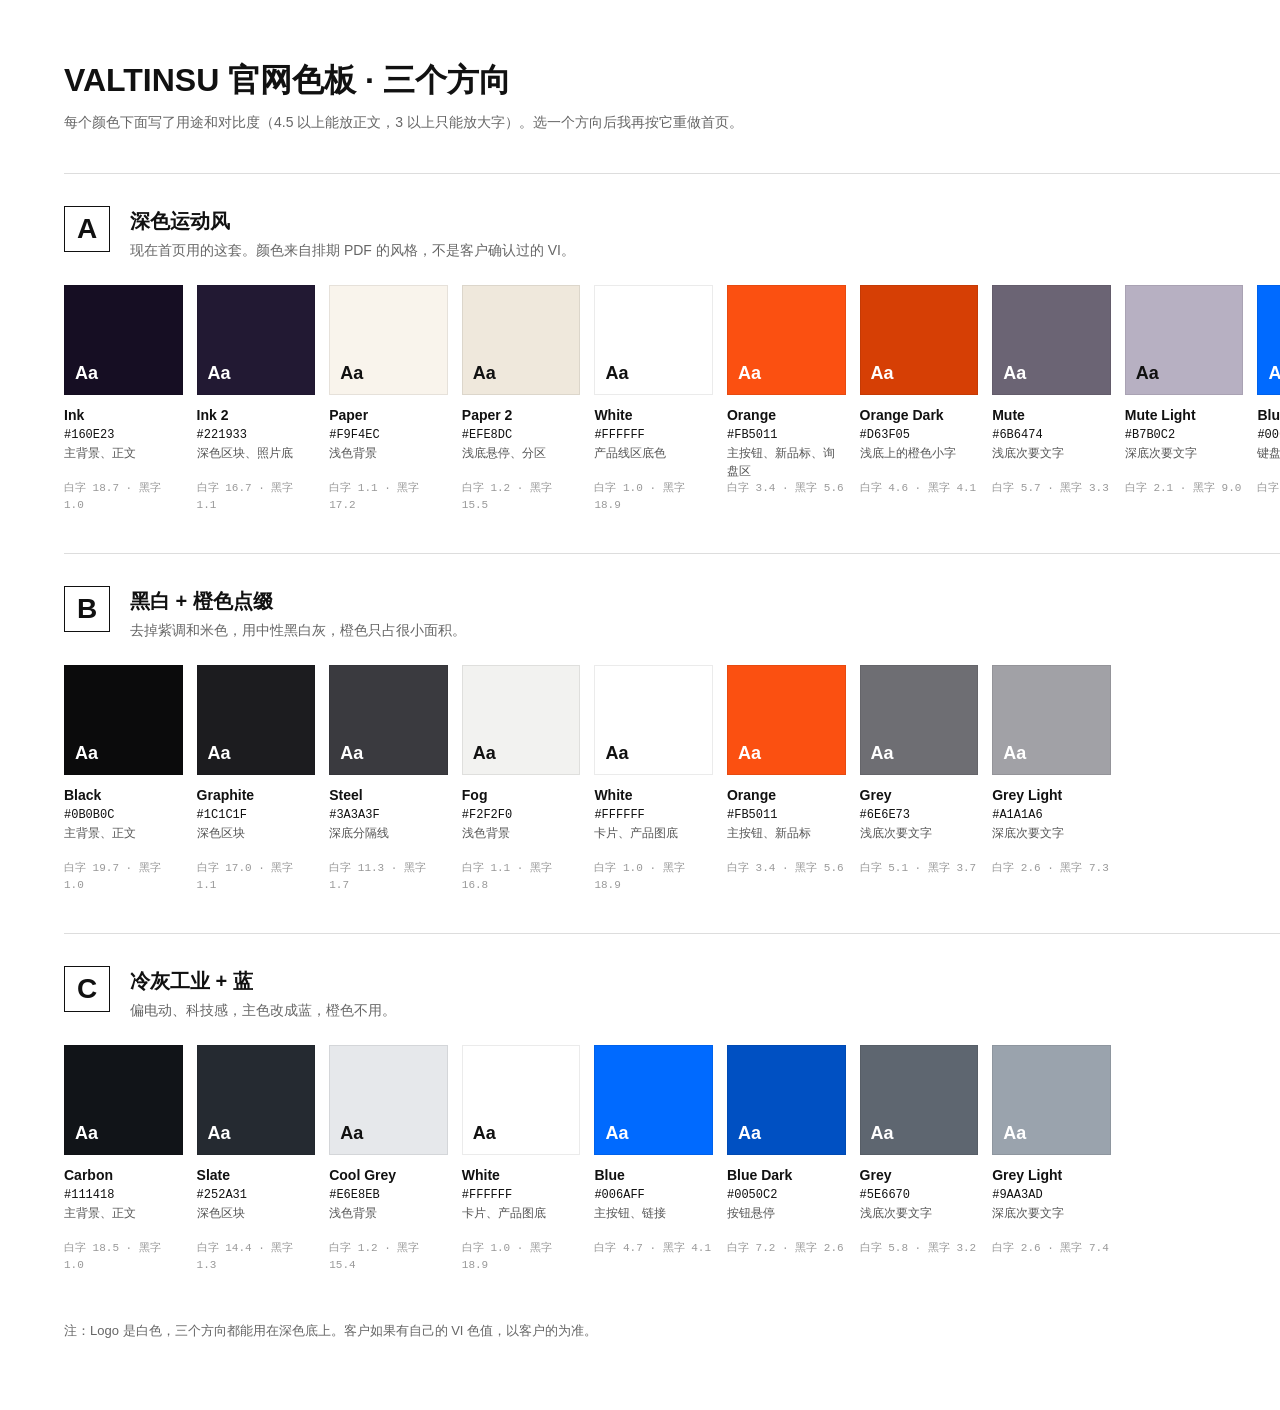
<file: palette/palette.html>
<!doctype html><html lang="zh"><head><meta charset="utf-8"><title>VALTINSU 色板</title><style>
body{margin:0;background:#fff;color:#111;font:14px/1.5 "PingFang SC","Noto Sans CJK SC",Arial,sans-serif;padding:56px 64px;width:1440px;box-sizing:border-box}
h1{font-size:32px;margin:0 0 8px} .lead{color:#666;margin:0 0 40px}
section{border-top:1px solid #ddd;padding:32px 0 40px}
header{display:flex;gap:20px;align-items:flex-start;margin-bottom:24px}
header b{font:800 28px/1 Arial;width:44px;height:44px;display:grid;place-items:center;border:1.5px solid #111}
h2{margin:0 0 4px;font-size:20px} header p{margin:0;color:#666}
.grid{display:grid;grid-template-columns:repeat(10,1fr);gap:14px}
.chip{height:110px;border:1px solid rgba(0,0,0,.08);display:flex;align-items:flex-end;padding:10px;box-sizing:border-box;font:700 18px Arial}
.sw p{margin:0} .n{font-weight:700;margin-top:10px!important} .h{font-family:Menlo,monospace;font-size:12px}
.u{color:#555;font-size:12px;min-height:36px} .c{color:#999;font-size:11px;font-family:Menlo,monospace}
.note{margin-top:8px;color:#666;font-size:13px}
</style></head><body><h1>VALTINSU 官网色板 · 三个方向</h1>
<p class="lead">每个颜色下面写了用途和对比度（4.5 以上能放正文，3 以上只能放大字）。选一个方向后我再按它重做首页。</p>
<section><header><b>A</b><div><h2>深色运动风</h2><p>现在首页用的这套。颜色来自排期 PDF 的风格，不是客户确认过的 VI。</p></div></header><div class="grid"><div class="sw"><div class="chip" style="background:#160E23;color:#FFFFFF"><span>Aa</span></div>
<p class="n">Ink</p><p class="h">#160E23</p><p class="u">主背景、正文</p>
<p class="c">白字 18.7 · 黑字 1.0</p></div><div class="sw"><div class="chip" style="background:#221933;color:#FFFFFF"><span>Aa</span></div>
<p class="n">Ink 2</p><p class="h">#221933</p><p class="u">深色区块、照片底</p>
<p class="c">白字 16.7 · 黑字 1.1</p></div><div class="sw"><div class="chip" style="background:#F9F4EC;color:#111111"><span>Aa</span></div>
<p class="n">Paper</p><p class="h">#F9F4EC</p><p class="u">浅色背景</p>
<p class="c">白字 1.1 · 黑字 17.2</p></div><div class="sw"><div class="chip" style="background:#EFE8DC;color:#111111"><span>Aa</span></div>
<p class="n">Paper 2</p><p class="h">#EFE8DC</p><p class="u">浅底悬停、分区</p>
<p class="c">白字 1.2 · 黑字 15.5</p></div><div class="sw"><div class="chip" style="background:#FFFFFF;color:#111111"><span>Aa</span></div>
<p class="n">White</p><p class="h">#FFFFFF</p><p class="u">产品线区底色</p>
<p class="c">白字 1.0 · 黑字 18.9</p></div><div class="sw"><div class="chip" style="background:#FB5011;color:#FFFFFF"><span>Aa</span></div>
<p class="n">Orange</p><p class="h">#FB5011</p><p class="u">主按钮、新品标、询盘区</p>
<p class="c">白字 3.4 · 黑字 5.6</p></div><div class="sw"><div class="chip" style="background:#D63F05;color:#FFFFFF"><span>Aa</span></div>
<p class="n">Orange Dark</p><p class="h">#D63F05</p><p class="u">浅底上的橙色小字</p>
<p class="c">白字 4.6 · 黑字 4.1</p></div><div class="sw"><div class="chip" style="background:#6B6474;color:#FFFFFF"><span>Aa</span></div>
<p class="n">Mute</p><p class="h">#6B6474</p><p class="u">浅底次要文字</p>
<p class="c">白字 5.7 · 黑字 3.3</p></div><div class="sw"><div class="chip" style="background:#B7B0C2;color:#111111"><span>Aa</span></div>
<p class="n">Mute Light</p><p class="h">#B7B0C2</p><p class="u">深底次要文字</p>
<p class="c">白字 2.1 · 黑字 9.0</p></div><div class="sw"><div class="chip" style="background:#006AFF;color:#FFFFFF"><span>Aa</span></div>
<p class="n">Blue</p><p class="h">#006AFF</p><p class="u">键盘焦点、审稿标注</p>
<p class="c">白字 4.7 · 黑字 4.1</p></div></div></section><section><header><b>B</b><div><h2>黑白 + 橙色点缀</h2><p>去掉紫调和米色，用中性黑白灰，橙色只占很小面积。</p></div></header><div class="grid"><div class="sw"><div class="chip" style="background:#0B0B0C;color:#FFFFFF"><span>Aa</span></div>
<p class="n">Black</p><p class="h">#0B0B0C</p><p class="u">主背景、正文</p>
<p class="c">白字 19.7 · 黑字 1.0</p></div><div class="sw"><div class="chip" style="background:#1C1C1F;color:#FFFFFF"><span>Aa</span></div>
<p class="n">Graphite</p><p class="h">#1C1C1F</p><p class="u">深色区块</p>
<p class="c">白字 17.0 · 黑字 1.1</p></div><div class="sw"><div class="chip" style="background:#3A3A3F;color:#FFFFFF"><span>Aa</span></div>
<p class="n">Steel</p><p class="h">#3A3A3F</p><p class="u">深底分隔线</p>
<p class="c">白字 11.3 · 黑字 1.7</p></div><div class="sw"><div class="chip" style="background:#F2F2F0;color:#111111"><span>Aa</span></div>
<p class="n">Fog</p><p class="h">#F2F2F0</p><p class="u">浅色背景</p>
<p class="c">白字 1.1 · 黑字 16.8</p></div><div class="sw"><div class="chip" style="background:#FFFFFF;color:#111111"><span>Aa</span></div>
<p class="n">White</p><p class="h">#FFFFFF</p><p class="u">卡片、产品图底</p>
<p class="c">白字 1.0 · 黑字 18.9</p></div><div class="sw"><div class="chip" style="background:#FB5011;color:#FFFFFF"><span>Aa</span></div>
<p class="n">Orange</p><p class="h">#FB5011</p><p class="u">主按钮、新品标</p>
<p class="c">白字 3.4 · 黑字 5.6</p></div><div class="sw"><div class="chip" style="background:#6E6E73;color:#FFFFFF"><span>Aa</span></div>
<p class="n">Grey</p><p class="h">#6E6E73</p><p class="u">浅底次要文字</p>
<p class="c">白字 5.1 · 黑字 3.7</p></div><div class="sw"><div class="chip" style="background:#A1A1A6;color:#FFFFFF"><span>Aa</span></div>
<p class="n">Grey Light</p><p class="h">#A1A1A6</p><p class="u">深底次要文字</p>
<p class="c">白字 2.6 · 黑字 7.3</p></div></div></section><section><header><b>C</b><div><h2>冷灰工业 + 蓝</h2><p>偏电动、科技感，主色改成蓝，橙色不用。</p></div></header><div class="grid"><div class="sw"><div class="chip" style="background:#111418;color:#FFFFFF"><span>Aa</span></div>
<p class="n">Carbon</p><p class="h">#111418</p><p class="u">主背景、正文</p>
<p class="c">白字 18.5 · 黑字 1.0</p></div><div class="sw"><div class="chip" style="background:#252A31;color:#FFFFFF"><span>Aa</span></div>
<p class="n">Slate</p><p class="h">#252A31</p><p class="u">深色区块</p>
<p class="c">白字 14.4 · 黑字 1.3</p></div><div class="sw"><div class="chip" style="background:#E6E8EB;color:#111111"><span>Aa</span></div>
<p class="n">Cool Grey</p><p class="h">#E6E8EB</p><p class="u">浅色背景</p>
<p class="c">白字 1.2 · 黑字 15.4</p></div><div class="sw"><div class="chip" style="background:#FFFFFF;color:#111111"><span>Aa</span></div>
<p class="n">White</p><p class="h">#FFFFFF</p><p class="u">卡片、产品图底</p>
<p class="c">白字 1.0 · 黑字 18.9</p></div><div class="sw"><div class="chip" style="background:#006AFF;color:#FFFFFF"><span>Aa</span></div>
<p class="n">Blue</p><p class="h">#006AFF</p><p class="u">主按钮、链接</p>
<p class="c">白字 4.7 · 黑字 4.1</p></div><div class="sw"><div class="chip" style="background:#0050C2;color:#FFFFFF"><span>Aa</span></div>
<p class="n">Blue Dark</p><p class="h">#0050C2</p><p class="u">按钮悬停</p>
<p class="c">白字 7.2 · 黑字 2.6</p></div><div class="sw"><div class="chip" style="background:#5E6670;color:#FFFFFF"><span>Aa</span></div>
<p class="n">Grey</p><p class="h">#5E6670</p><p class="u">浅底次要文字</p>
<p class="c">白字 5.8 · 黑字 3.2</p></div><div class="sw"><div class="chip" style="background:#9AA3AD;color:#FFFFFF"><span>Aa</span></div>
<p class="n">Grey Light</p><p class="h">#9AA3AD</p><p class="u">深底次要文字</p>
<p class="c">白字 2.6 · 黑字 7.4</p></div></div></section>
<p class="note">注：Logo 是白色，三个方向都能用在深色底上。客户如果有自己的 VI 色值，以客户的为准。</p></body></html>
</file>
